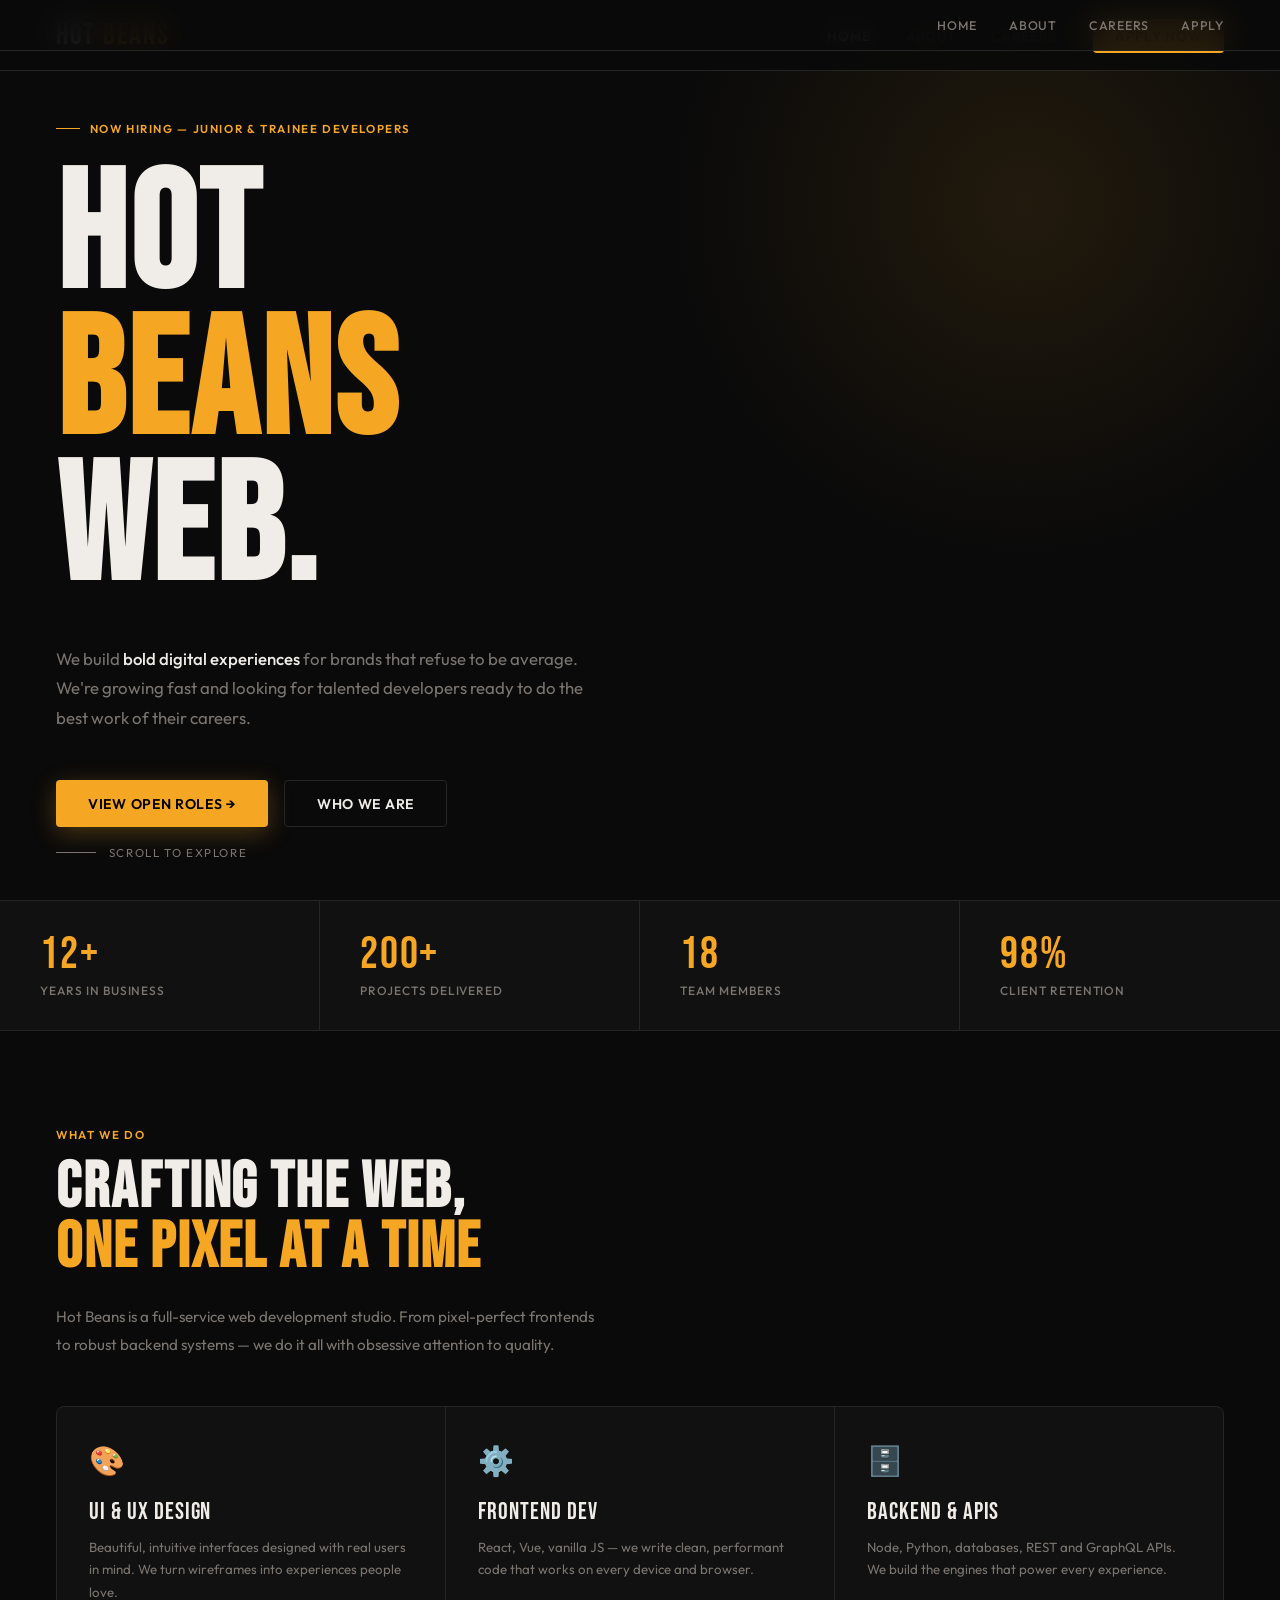
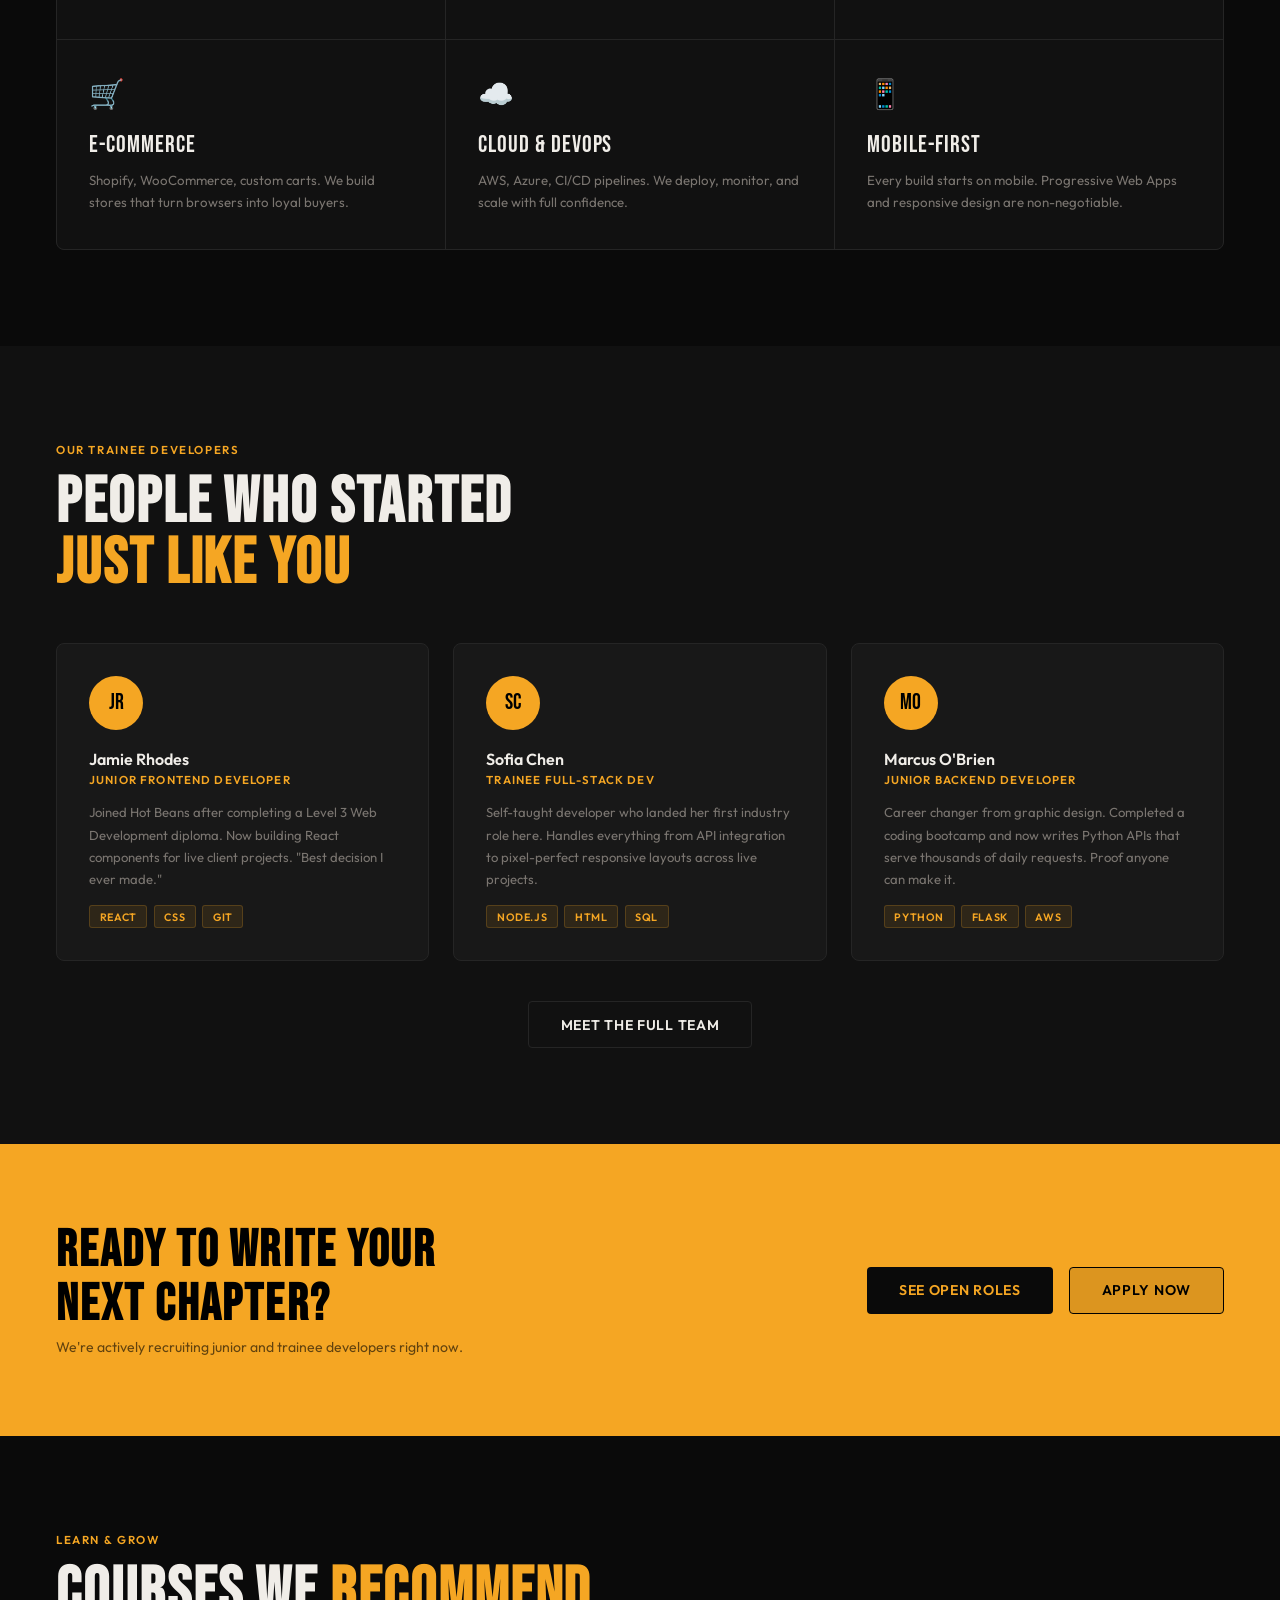
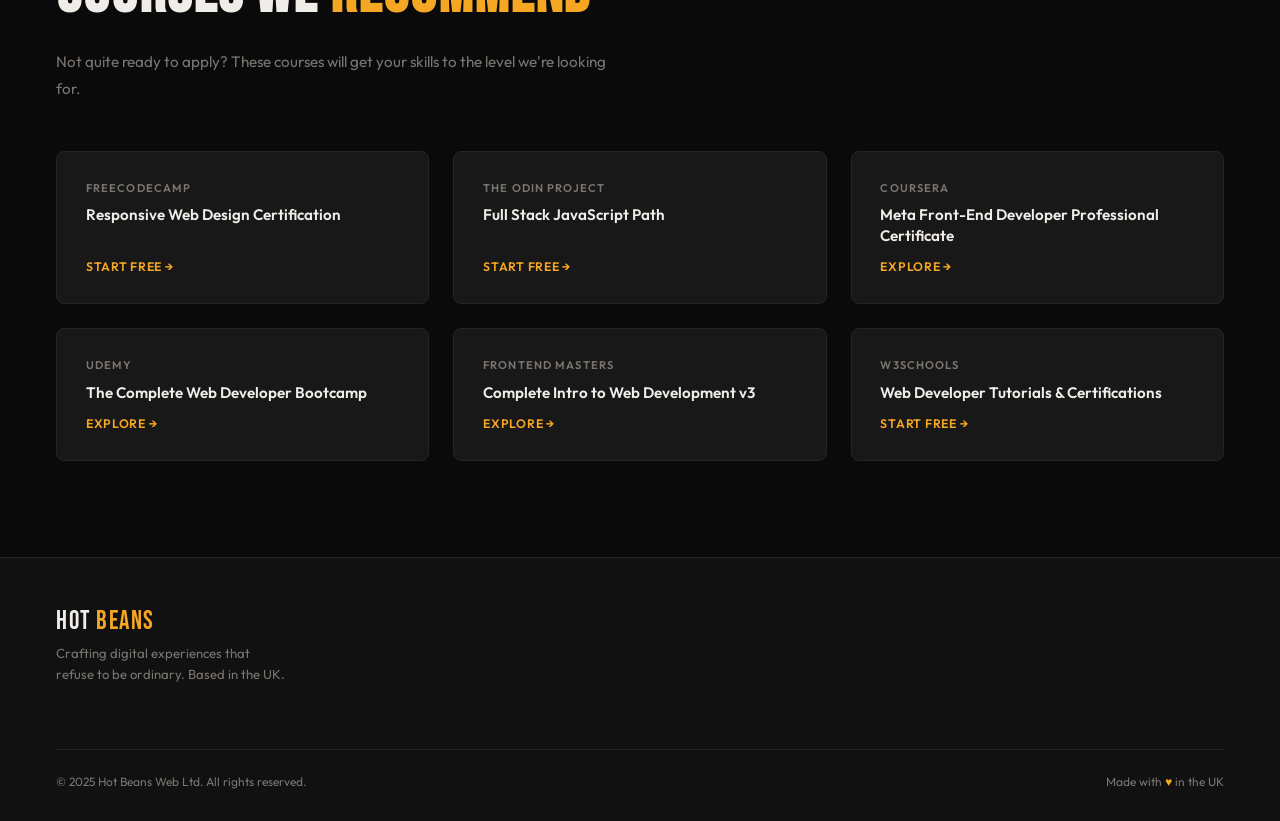
<file: index.html>
<!DOCTYPE html>
<html lang="en">
<head>
<meta charset="UTF-8"/>
<meta name="viewport" content="width=device-width,initial-scale=1.0"/>
<title>Hot Beans — Web Development Studio</title>
<link rel="preconnect" href="https://fonts.googleapis.com">
<link href="https://fonts.googleapis.com/css2?family=Bebas+Neue&family=Outfit:wght@300;400;500;600&display=swap" rel="stylesheet">
<style>
*,*::before,*::after{box-sizing:border-box;margin:0;padding:0}
:root{
  --bg:#0A0A0A;
  --surface:#111111;
  --card:#181818;
  --amber:#F5A623;
  --amber-dim:#C4841A;
  --text:#F0EDE8;
  --muted:#7A7570;
  --border:#252525;
}
html{scroll-behavior:smooth}
body{font-family:'Outfit',sans-serif;background:var(--bg);color:var(--text);overflow-x:hidden}

nav{
  position:fixed;top:0;left:0;right:0;z-index:200;
  display:flex;align-items:center;justify-content:space-between;
  padding:1.1rem 3.5rem;
  background:rgba(10,10,10,0.88);
  backdrop-filter:blur(16px);
  border-bottom:1px solid var(--border);
}
.logo{font-family:'Bebas Neue',sans-serif;font-size:1.8rem;letter-spacing:0.06em;color:var(--text);text-decoration:none}
.logo span{color:var(--amber)}
.nav-links{display:flex;gap:2.2rem;list-style:none;align-items:center}
.nav-links a{font-size:.85rem;font-weight:500;letter-spacing:.06em;text-transform:uppercase;color:var(--muted);text-decoration:none;transition:color .2s}
.nav-links a:hover,.nav-links a.active{color:var(--text)}
.nav-cta{background:var(--amber) !important;color:#000 !important;padding:.5rem 1.4rem !important;border-radius:4px;font-weight:600 !important}
.nav-cta:hover{background:var(--amber-dim) !important;color:#000 !important}
.ham{display:none;flex-direction:column;gap:5px;background:none;border:none;cursor:pointer;padding:4px}
.ham span{display:block;width:24px;height:2px;background:var(--text);transition:.3s}
.mob{display:none;position:fixed;top:65px;left:0;right:0;background:var(--surface);border-bottom:1px solid var(--border);padding:1.5rem 2rem;flex-direction:column;gap:1.2rem;z-index:199}
.mob.open{display:flex}
.mob a{font-size:.95rem;font-weight:500;text-transform:uppercase;letter-spacing:.06em;color:var(--muted);text-decoration:none;padding:.5rem 0;border-bottom:1px solid var(--border)}
.mob a:hover{color:var(--text)}

.hero{
  min-height:100vh;display:flex;flex-direction:column;justify-content:center;
  padding:7rem 3.5rem 4rem;position:relative;overflow:hidden;
}
.hero-glow{
  position:absolute;top:-20%;right:-10%;width:60vw;height:60vw;border-radius:50%;
  background:radial-gradient(circle,rgba(245,166,35,0.1) 0%,transparent 65%);
  pointer-events:none;
}
.hero-tag{
  display:inline-flex;align-items:center;gap:.6rem;
  font-size:.72rem;font-weight:600;letter-spacing:.14em;text-transform:uppercase;
  color:var(--amber);margin-bottom:1.8rem;
  opacity:0;animation:fadeUp .8s .2s forwards;
}
.hero-tag::before{content:'';width:24px;height:1.5px;background:var(--amber)}
.hero h1{
  font-family:'Bebas Neue',sans-serif;
  font-size:clamp(5rem,13vw,12rem);
  line-height:.88;letter-spacing:0.02em;margin-bottom:2.5rem;
  opacity:0;animation:fadeUp .9s .35s forwards;
}
.hero h1 .amber{color:var(--amber)}
.hero-sub{
  max-width:560px;font-size:1.05rem;line-height:1.75;color:var(--muted);margin-bottom:3rem;
  opacity:0;animation:fadeUp .9s .5s forwards;
}
.hero-sub strong{color:var(--text);font-weight:500}
.hero-btns{display:flex;gap:1rem;flex-wrap:wrap;opacity:0;animation:fadeUp .9s .65s forwards}
.btn{display:inline-flex;align-items:center;gap:.4rem;padding:.85rem 2rem;border-radius:4px;font-size:.88rem;font-weight:600;letter-spacing:.05em;text-transform:uppercase;text-decoration:none;transition:all .2s;border:none;cursor:pointer}
.btn-amber{background:var(--amber);color:#000;box-shadow:0 6px 24px rgba(245,166,35,.28)}
.btn-amber:hover{background:var(--amber-dim);transform:translateY(-2px)}
.btn-ghost{background:transparent;color:var(--text);border:1px solid var(--border)}
.btn-ghost:hover{border-color:var(--amber);color:var(--amber)}
.hero-scroll{
  position:absolute;bottom:2.5rem;left:3.5rem;
  font-size:.72rem;letter-spacing:.14em;text-transform:uppercase;color:var(--muted);
  display:flex;align-items:center;gap:.8rem;
  opacity:0;animation:fadeUp .9s .9s forwards;
}
.hero-scroll::before{content:'';width:40px;height:1px;background:var(--muted)}

.stats-bar{
  background:var(--surface);border-top:1px solid var(--border);border-bottom:1px solid var(--border);
  display:grid;grid-template-columns:repeat(4,1fr);
}
.stat{padding:2rem 2.5rem;border-right:1px solid var(--border);transition:background .25s}
.stat:last-child{border-right:none}
.stat:hover{background:var(--card)}
.stat-n{font-family:'Bebas Neue',sans-serif;font-size:2.8rem;letter-spacing:.04em;color:var(--amber);line-height:1;margin-bottom:.3rem}
.stat-l{font-size:.75rem;font-weight:500;letter-spacing:.08em;text-transform:uppercase;color:var(--muted)}

.section{padding:6rem 3.5rem}
.eyebrow{font-size:.72rem;font-weight:600;letter-spacing:.14em;text-transform:uppercase;color:var(--amber);margin-bottom:1rem}
.sec-title{font-family:'Bebas Neue',sans-serif;font-size:clamp(2.5rem,5vw,4.5rem);line-height:.95;letter-spacing:.03em;margin-bottom:1.5rem}
.sec-title .accent{color:var(--amber)}
.sec-body{font-size:.95rem;line-height:1.8;color:var(--muted);max-width:550px;margin-bottom:3rem}

.grid3{display:grid;grid-template-columns:repeat(3,1fr);gap:1px;background:var(--border);border:1px solid var(--border);border-radius:8px;overflow:hidden}
.svc{background:var(--surface);padding:2.2rem 2rem;transition:background .25s}
.svc:hover{background:var(--card)}
.svc-ico{font-size:1.8rem;margin-bottom:1.2rem}
.svc-t{font-family:'Bebas Neue',sans-serif;font-size:1.5rem;letter-spacing:.04em;margin-bottom:.6rem}
.svc-d{font-size:.83rem;line-height:1.7;color:var(--muted)}

.profiles-sec{padding:6rem 3.5rem;background:var(--surface)}
.pgrid{display:grid;grid-template-columns:repeat(3,1fr);gap:1.5rem;margin-top:3rem}
.pcard{background:var(--card);border:1px solid var(--border);border-radius:8px;padding:2rem;transition:border-color .25s,transform .25s}
.pcard:hover{border-color:var(--amber);transform:translateY(-4px)}
.avatar{width:54px;height:54px;border-radius:50%;background:var(--amber);display:flex;align-items:center;justify-content:center;font-family:'Bebas Neue',sans-serif;font-size:1.4rem;color:#000;margin-bottom:1.2rem}
.pname{font-weight:600;font-size:1rem;margin-bottom:.2rem}
.prole{font-size:.72rem;font-weight:600;letter-spacing:.1em;text-transform:uppercase;color:var(--amber);margin-bottom:.9rem}
.pbio{font-size:.82rem;line-height:1.7;color:var(--muted)}
.ptags{display:flex;flex-wrap:wrap;gap:.4rem;margin-top:.9rem}
.tag{font-size:.67rem;font-weight:600;letter-spacing:.06em;text-transform:uppercase;padding:.22rem .6rem;border-radius:3px;background:rgba(245,166,35,.1);color:var(--amber);border:1px solid rgba(245,166,35,.2)}

.cta-strip{padding:5rem 3.5rem;background:var(--amber);display:flex;align-items:center;justify-content:space-between;gap:2rem;flex-wrap:wrap}
.cta-strip h2{font-family:'Bebas Neue',sans-serif;font-size:clamp(2rem,4vw,3.5rem);letter-spacing:.04em;color:#000;line-height:1.05}
.cta-strip p{font-size:.88rem;color:rgba(0,0,0,.6);margin-top:.4rem}
.btn-dark{background:#0A0A0A;color:var(--amber)}
.btn-dark:hover{background:#1a1a1a;transform:translateY(-2px)}

.courses-sec{padding:6rem 3.5rem}
.cgrid{display:grid;grid-template-columns:repeat(3,1fr);gap:1.5rem;margin-top:3rem}
.cc{background:var(--card);border:1px solid var(--border);border-radius:8px;padding:1.8rem;display:flex;flex-direction:column;transition:border-color .25s}
.cc:hover{border-color:var(--amber)}
.cprov{font-size:.7rem;font-weight:600;letter-spacing:.1em;text-transform:uppercase;color:var(--muted);margin-bottom:.6rem}
.cname{font-weight:600;font-size:.95rem;line-height:1.4;margin-bottom:.8rem;flex:1}
.clink{display:inline-flex;align-items:center;gap:.4rem;font-size:.77rem;font-weight:600;letter-spacing:.06em;text-transform:uppercase;color:var(--amber);text-decoration:none;transition:gap .2s;margin-top:auto}
.clink:hover{gap:.7rem}

footer{background:var(--surface);border-top:1px solid var(--border);padding:3rem 3.5rem 2rem;display:grid;grid-template-columns:1fr 1fr;gap:3rem;align-items:start}
.ft{font-family:'Bebas Neue',sans-serif;font-size:1.6rem;letter-spacing:.06em;color:var(--text);text-decoration:none}
.ft span{color:var(--amber)}
.ft-tag{font-size:.82rem;color:var(--muted);margin-top:.4rem;line-height:1.6}
.fnav{display:flex;gap:2rem;flex-wrap:wrap;justify-content:flex-end}
.fnav a{font-size:.78rem;font-weight:500;letter-spacing:.06em;text-transform:uppercase;color:var(--muted);text-decoration:none;transition:color .2s}
.fnav a:hover{color:var(--text)}
.fbot{grid-column:1/-1;border-top:1px solid var(--border);padding-top:1.5rem;margin-top:1rem;display:flex;justify-content:space-between;align-items:center;flex-wrap:wrap;gap:1rem;font-size:.75rem;color:var(--muted)}
.fbot .amber{color:var(--amber)}

@keyframes fadeUp{from{opacity:0;transform:translateY(28px)}to{opacity:1;transform:translateY(0)}}
.reveal{opacity:0;transform:translateY(24px);transition:opacity .7s,transform .7s}
.reveal.visible{opacity:1;transform:translateY(0)}

@media(max-width:900px){
  nav{padding:1rem 1.5rem}
  .nav-links{display:none}
  .ham{display:flex}
  .hero{padding:6rem 1.5rem 3rem}
  .hero-scroll{display:none}
  .stats-bar{grid-template-columns:repeat(2,1fr)}
  .stat:nth-child(2){border-right:none}
  .grid3,.pgrid,.cgrid{grid-template-columns:1fr}
  .section,.profiles-sec,.courses-sec{padding:4rem 1.5rem}
  .cta-strip{padding:3rem 1.5rem}
  footer{grid-template-columns:1fr}
  .fnav{justify-content:flex-start}
}
</style>
</head>
<body>
<nav>
  <a href="index.html" class="logo">Hot <span>Beans</span></a>
  <ul class="nav-links">
    <li><a href="index.html" class="active">Home</a></li>
    <li><a href="about.html">About</a></li>
    <li><a href="careers.html">Careers</a></li>
    <li><a href="apply.html" class="nav-cta">Apply Now</a></li>
  </ul>
  <button class="ham" onclick="toggleMenu()" aria-label="Menu">
    <span></span><span></span><span></span>
  </button>
</nav>
<div class="mob" id="mob">
  <a href="index.html">Home</a>
  <a href="about.html">About</a>
  <a href="careers.html">Careers</a>
  <a href="apply.html">Apply Now</a>
</div>

<section class="hero">
  <div class="hero-glow"></div>
  <div class="hero-tag">Now Hiring — Junior &amp; Trainee Developers</div>
  <h1>HOT<br><span class="amber">BEANS</span><br>WEB.</h1>
  <p class="hero-sub">We build <strong>bold digital experiences</strong> for brands that refuse to be average. We're growing fast and looking for talented developers ready to do the best work of their careers.</p>
  <div class="hero-btns">
    <a href="careers.html" class="btn btn-amber">View Open Roles →</a>
    <a href="about.html" class="btn btn-ghost">Who We Are</a>
  </div>
  <div class="hero-scroll">Scroll to explore</div>
</section>

<div class="stats-bar">
  <div class="stat reveal"><div class="stat-n">12+</div><div class="stat-l">Years in Business</div></div>
  <div class="stat reveal"><div class="stat-n">200+</div><div class="stat-l">Projects Delivered</div></div>
  <div class="stat reveal"><div class="stat-n">18</div><div class="stat-l">Team Members</div></div>
  <div class="stat reveal"><div class="stat-n">98%</div><div class="stat-l">Client Retention</div></div>
</div>

<section class="section">
  <div class="eyebrow">What We Do</div>
  <h2 class="sec-title">CRAFTING THE WEB,<br><span class="accent">ONE PIXEL AT A TIME</span></h2>
  <p class="sec-body">Hot Beans is a full-service web development studio. From pixel-perfect frontends to robust backend systems — we do it all with obsessive attention to quality.</p>
  <div class="grid3 reveal">
    <div class="svc"><div class="svc-ico">🎨</div><div class="svc-t">UI &amp; UX Design</div><p class="svc-d">Beautiful, intuitive interfaces designed with real users in mind. We turn wireframes into experiences people love.</p></div>
    <div class="svc"><div class="svc-ico">⚙️</div><div class="svc-t">Frontend Dev</div><p class="svc-d">React, Vue, vanilla JS — we write clean, performant code that works on every device and browser.</p></div>
    <div class="svc"><div class="svc-ico">🗄️</div><div class="svc-t">Backend &amp; APIs</div><p class="svc-d">Node, Python, databases, REST and GraphQL APIs. We build the engines that power every experience.</p></div>
    <div class="svc"><div class="svc-ico">🛒</div><div class="svc-t">E-Commerce</div><p class="svc-d">Shopify, WooCommerce, custom carts. We build stores that turn browsers into loyal buyers.</p></div>
    <div class="svc"><div class="svc-ico">☁️</div><div class="svc-t">Cloud &amp; DevOps</div><p class="svc-d">AWS, Azure, CI/CD pipelines. We deploy, monitor, and scale with full confidence.</p></div>
    <div class="svc"><div class="svc-ico">📱</div><div class="svc-t">Mobile-First</div><p class="svc-d">Every build starts on mobile. Progressive Web Apps and responsive design are non-negotiable.</p></div>
  </div>
</section>

<section class="profiles-sec">
  <div class="eyebrow">Our Trainee Developers</div>
  <h2 class="sec-title">PEOPLE WHO STARTED<br><span class="accent">JUST LIKE YOU</span></h2>
  <div class="pgrid">
    <div class="pcard reveal">
      <div class="avatar">JR</div>
      <div class="pname">Jamie Rhodes</div>
      <div class="prole">Junior Frontend Developer</div>
      <p class="pbio">Joined Hot Beans after completing a Level 3 Web Development diploma. Now building React components for live client projects. "Best decision I ever made."</p>
      <div class="ptags"><span class="tag">React</span><span class="tag">CSS</span><span class="tag">Git</span></div>
    </div>
    <div class="pcard reveal">
      <div class="avatar">SC</div>
      <div class="pname">Sofia Chen</div>
      <div class="prole">Trainee Full-Stack Dev</div>
      <p class="pbio">Self-taught developer who landed her first industry role here. Handles everything from API integration to pixel-perfect responsive layouts across live projects.</p>
      <div class="ptags"><span class="tag">Node.js</span><span class="tag">HTML</span><span class="tag">SQL</span></div>
    </div>
    <div class="pcard reveal">
      <div class="avatar">MO</div>
      <div class="pname">Marcus O'Brien</div>
      <div class="prole">Junior Backend Developer</div>
      <p class="pbio">Career changer from graphic design. Completed a coding bootcamp and now writes Python APIs that serve thousands of daily requests. Proof anyone can make it.</p>
      <div class="ptags"><span class="tag">Python</span><span class="tag">Flask</span><span class="tag">AWS</span></div>
    </div>
  </div>
  <div style="margin-top:2.5rem;text-align:center"><a href="about.html" class="btn btn-ghost">Meet the Full Team</a></div>
</section>

<div class="cta-strip">
  <div>
    <h2>READY TO WRITE YOUR<br>NEXT CHAPTER?</h2>
    <p>We're actively recruiting junior and trainee developers right now.</p>
  </div>
  <div style="display:flex;gap:1rem;flex-wrap:wrap">
    <a href="careers.html" class="btn btn-dark">See Open Roles</a>
    <a href="apply.html" class="btn btn-ghost" style="border-color:#000;color:#000;background:rgba(0,0,0,.1)">Apply Now</a>
  </div>
</div>

<section class="courses-sec">
  <div class="eyebrow">Learn &amp; Grow</div>
  <h2 class="sec-title">COURSES WE <span class="accent">RECOMMEND</span></h2>
  <p class="sec-body" style="color:var(--muted)">Not quite ready to apply? These courses will get your skills to the level we're looking for.</p>
  <div class="cgrid">
    <div class="cc reveal"><div class="cprov">freeCodeCamp</div><div class="cname">Responsive Web Design Certification</div><a href="https://www.freecodecamp.org/learn/2022/responsive-web-design/" target="_blank" class="clink">Start Free →</a></div>
    <div class="cc reveal"><div class="cprov">The Odin Project</div><div class="cname">Full Stack JavaScript Path</div><a href="https://www.theodinproject.com/paths/full-stack-javascript" target="_blank" class="clink">Start Free →</a></div>
    <div class="cc reveal"><div class="cprov">Coursera</div><div class="cname">Meta Front-End Developer Professional Certificate</div><a href="https://www.coursera.org/professional-certificates/meta-front-end-developer" target="_blank" class="clink">Explore →</a></div>
    <div class="cc reveal"><div class="cprov">Udemy</div><div class="cname">The Complete Web Developer Bootcamp</div><a href="https://www.udemy.com/course/the-complete-web-development-bootcamp/" target="_blank" class="clink">Explore →</a></div>
    <div class="cc reveal"><div class="cprov">Frontend Masters</div><div class="cname">Complete Intro to Web Development v3</div><a href="https://frontendmasters.com/courses/web-development-v3/" target="_blank" class="clink">Explore →</a></div>
    <div class="cc reveal"><div class="cprov">W3Schools</div><div class="cname">Web Developer Tutorials &amp; Certifications</div><a href="https://www.w3schools.com/" target="_blank" class="clink">Start Free →</a></div>
  </div>
</section>

<footer>
  <div><a href="index.html" class="ft">Hot <span>Beans</span></a><p class="ft-tag">Crafting digital experiences that<br>refuse to be ordinary. Based in the UK.</p></div>
  <nav class="fnav">
    <a href="index.html">Home</a>
    <a href="about.html">About</a>
    <a href="careers.html">Careers</a>
    <a href="apply.html">Apply</a>
  </nav>
  <div class="fbot">
    <span>© 2025 Hot Beans Web Ltd. All rights reserved.</span>
    <span>Made with <span class="amber">♥</span> in the UK</span>
  </div>
</footer>
<script>
function toggleMenu(){document.getElementById('mob').classList.toggle('open')}
const obs=new IntersectionObserver(e=>{e.forEach(el=>{if(el.isIntersecting){el.target.classList.add('visible');obs.unobserve(el.target)}})},{threshold:.12});
document.querySelectorAll('.reveal').forEach(r=>obs.observe(r));
</script>
</body>
</html>
</file>
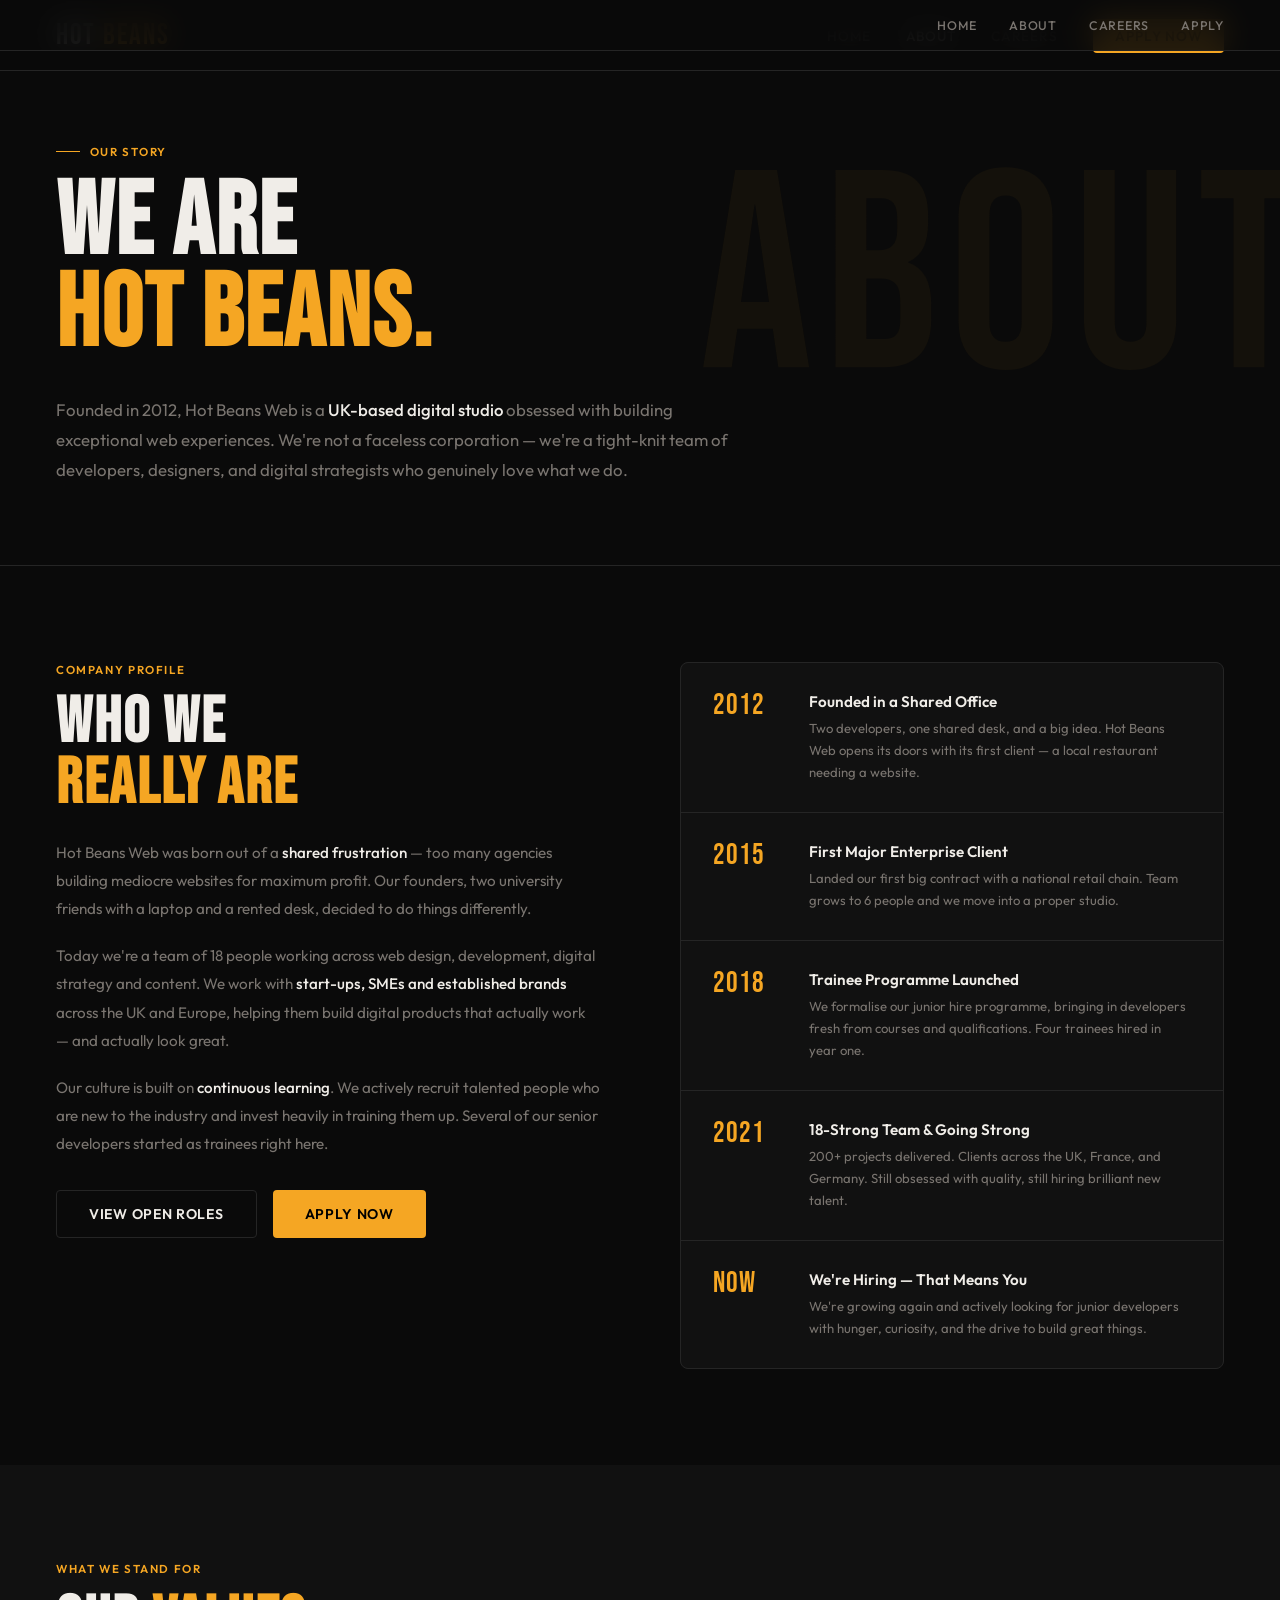
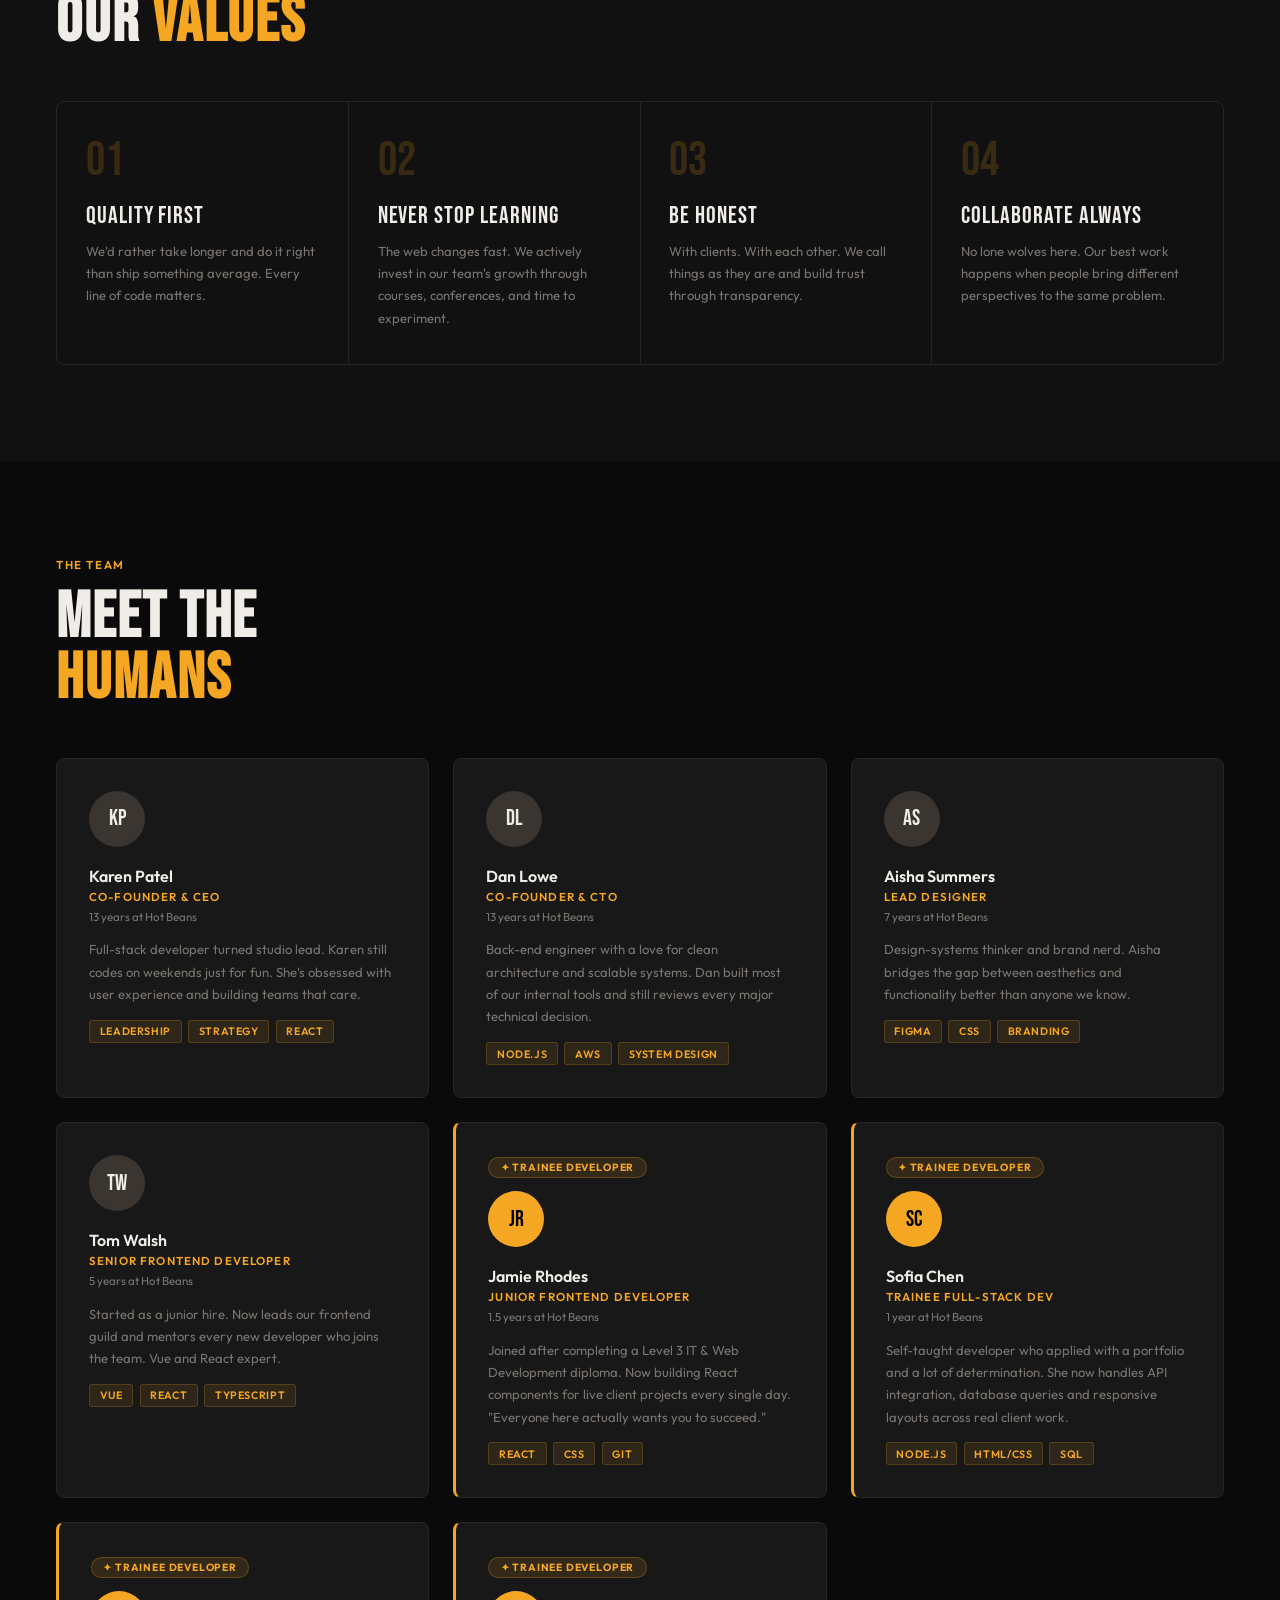
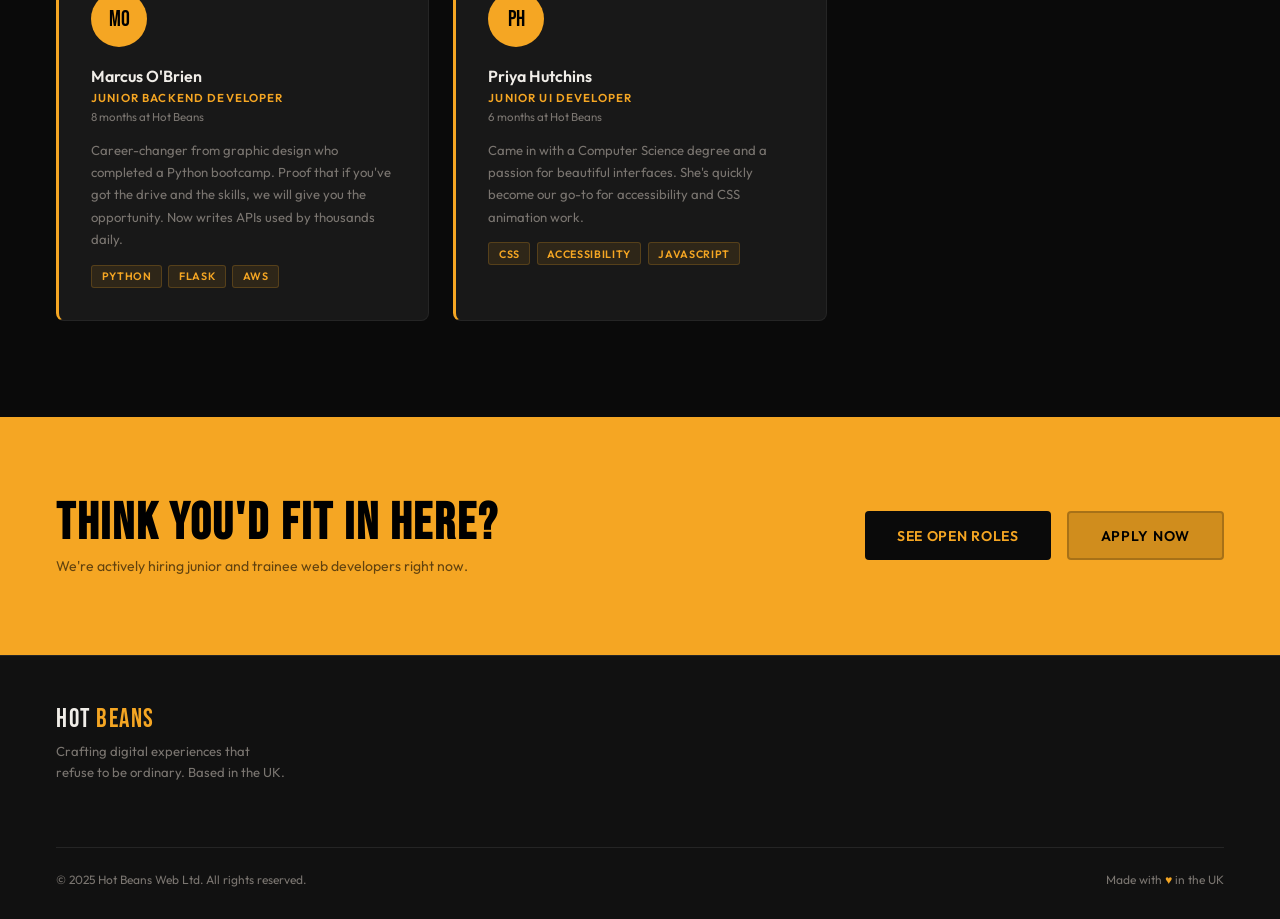
<file: about.html>
<!DOCTYPE html>
<html lang="en">
<head>
<meta charset="UTF-8"/>
<meta name="viewport" content="width=device-width,initial-scale=1.0"/>
<title>About Us — Hot Beans Web</title>
<link rel="preconnect" href="https://fonts.googleapis.com">
<link href="https://fonts.googleapis.com/css2?family=Bebas+Neue&family=Outfit:wght@300;400;500;600&display=swap" rel="stylesheet">
<style>
*,*::before,*::after{box-sizing:border-box;margin:0;padding:0}
:root{--bg:#0A0A0A;--surface:#111111;--card:#181818;--amber:#F5A623;--amber-dim:#C4841A;--text:#F0EDE8;--muted:#7A7570;--border:#252525}
html{scroll-behavior:smooth}
body{font-family:'Outfit',sans-serif;background:var(--bg);color:var(--text);overflow-x:hidden}

nav{position:fixed;top:0;left:0;right:0;z-index:200;display:flex;align-items:center;justify-content:space-between;padding:1.1rem 3.5rem;background:rgba(10,10,10,0.88);backdrop-filter:blur(16px);border-bottom:1px solid var(--border)}
.logo{font-family:'Bebas Neue',sans-serif;font-size:1.8rem;letter-spacing:.06em;color:var(--text);text-decoration:none}
.logo span{color:var(--amber)}
.nav-links{display:flex;gap:2.2rem;list-style:none;align-items:center}
.nav-links a{font-size:.85rem;font-weight:500;letter-spacing:.06em;text-transform:uppercase;color:var(--muted);text-decoration:none;transition:color .2s}
.nav-links a:hover,.nav-links a.active{color:var(--text)}
.nav-cta{background:var(--amber) !important;color:#000 !important;padding:.5rem 1.4rem !important;border-radius:4px;font-weight:600 !important}
.nav-cta:hover{background:var(--amber-dim) !important;color:#000 !important}
.ham{display:none;flex-direction:column;gap:5px;background:none;border:none;cursor:pointer;padding:4px}
.ham span{display:block;width:24px;height:2px;background:var(--text)}
.mob{display:none;position:fixed;top:65px;left:0;right:0;background:var(--surface);border-bottom:1px solid var(--border);padding:1.5rem 2rem;flex-direction:column;gap:1.2rem;z-index:199}
.mob.open{display:flex}
.mob a{font-size:.95rem;font-weight:500;text-transform:uppercase;letter-spacing:.06em;color:var(--muted);text-decoration:none;padding:.5rem 0;border-bottom:1px solid var(--border)}
.mob a:hover{color:var(--text)}

.page-hero{
  padding:9rem 3.5rem 5rem;
  position:relative;overflow:hidden;
  border-bottom:1px solid var(--border);
}
.page-hero::before{
  content:'ABOUT';
  position:absolute;right:-2rem;top:50%;transform:translateY(-50%);
  font-family:'Bebas Neue',sans-serif;font-size:22vw;letter-spacing:.04em;
  color:rgba(245,166,35,.04);line-height:1;pointer-events:none;user-select:none;
}
.ph-tag{font-size:.72rem;font-weight:600;letter-spacing:.14em;text-transform:uppercase;color:var(--amber);margin-bottom:1.2rem;display:flex;align-items:center;gap:.6rem}
.ph-tag::before{content:'';width:24px;height:1.5px;background:var(--amber)}
.page-hero h1{font-family:'Bebas Neue',sans-serif;font-size:clamp(3.5rem,8vw,8rem);line-height:.9;letter-spacing:.02em;margin-bottom:2rem}
.page-hero h1 .accent{color:var(--amber)}
.ph-intro{max-width:680px;font-size:1.05rem;line-height:1.8;color:var(--muted)}
.ph-intro strong{color:var(--text);font-weight:500}

/* STORY */
.story-section{
  padding:6rem 3.5rem;
  display:grid;grid-template-columns:1fr 1fr;gap:5rem;align-items:start;
}
.eyebrow{font-size:.72rem;font-weight:600;letter-spacing:.14em;text-transform:uppercase;color:var(--amber);margin-bottom:1rem}
.sec-title{font-family:'Bebas Neue',sans-serif;font-size:clamp(2.5rem,5vw,4rem);line-height:.95;letter-spacing:.03em;margin-bottom:1.5rem}
.sec-title .accent{color:var(--amber)}
.body-text{font-size:.95rem;line-height:1.85;color:var(--muted);margin-bottom:1.2rem}
.body-text strong{color:var(--text);font-weight:500}

.story-cards{display:flex;flex-direction:column;gap:1px;background:var(--border);border:1px solid var(--border);border-radius:8px;overflow:hidden}
.sc{background:var(--surface);padding:1.8rem 2rem;display:flex;gap:1.5rem;align-items:flex-start;transition:background .25s}
.sc:hover{background:var(--card)}
.sc-year{font-family:'Bebas Neue',sans-serif;font-size:1.8rem;letter-spacing:.04em;color:var(--amber);line-height:1;flex-shrink:0;width:72px}
.sc-body{}
.sc-title{font-weight:600;font-size:.95rem;margin-bottom:.35rem}
.sc-desc{font-size:.82rem;line-height:1.7;color:var(--muted)}

/* VALUES */
.values-section{padding:6rem 3.5rem;background:var(--surface)}
.vgrid{display:grid;grid-template-columns:repeat(4,1fr);gap:1px;background:var(--border);border:1px solid var(--border);border-radius:8px;overflow:hidden;margin-top:3rem}
.vc{background:var(--surface);padding:2.2rem 1.8rem;transition:background .25s}
.vc:hover{background:var(--card)}
.vc-num{font-family:'Bebas Neue',sans-serif;font-size:3rem;color:rgba(245,166,35,.18);line-height:1;margin-bottom:1rem}
.vc-title{font-family:'Bebas Neue',sans-serif;font-size:1.5rem;letter-spacing:.04em;margin-bottom:.6rem}
.vc-desc{font-size:.82rem;line-height:1.7;color:var(--muted)}

/* TEAM */
.team-section{padding:6rem 3.5rem}
.team-grid{display:grid;grid-template-columns:repeat(3,1fr);gap:1.5rem;margin-top:3rem}
.tcard{background:var(--card);border:1px solid var(--border);border-radius:8px;padding:2rem;transition:border-color .25s,transform .25s}
.tcard:hover{border-color:var(--amber);transform:translateY(-4px)}
.tcard.trainee{border-left:3px solid var(--amber)}
.avatar{display:flex;align-items:center;justify-content:center;width:56px;height:56px;border-radius:50%;font-family:'Bebas Neue',sans-serif;font-size:1.4rem;color:#000;margin-bottom:1.2rem}
.av-amber{background:var(--amber)}
.av-muted{background:#3A3530;color:var(--text)}
.tname{font-weight:600;font-size:1rem;margin-bottom:.2rem}
.trole{font-size:.72rem;font-weight:600;letter-spacing:.1em;text-transform:uppercase;color:var(--amber);margin-bottom:.3rem}
.tyears{font-size:.72rem;color:var(--muted);margin-bottom:.9rem}
.tbio{font-size:.82rem;line-height:1.7;color:var(--muted)}
.ptags{display:flex;flex-wrap:wrap;gap:.4rem;margin-top:.9rem}
.tag{font-size:.67rem;font-weight:600;letter-spacing:.06em;text-transform:uppercase;padding:.22rem .6rem;border-radius:3px;background:rgba(245,166,35,.1);color:var(--amber);border:1px solid rgba(245,166,35,.2)}
.trainee-badge{display:inline-block;font-size:.65rem;font-weight:700;letter-spacing:.08em;text-transform:uppercase;padding:.2rem .7rem;background:rgba(245,166,35,.12);color:var(--amber);border:1px solid rgba(245,166,35,.25);border-radius:50px;margin-bottom:.8rem}

/* CTA */
.cta-strip{padding:5rem 3.5rem;background:var(--amber);display:flex;align-items:center;justify-content:space-between;gap:2rem;flex-wrap:wrap}
.cta-strip h2{font-family:'Bebas Neue',sans-serif;font-size:clamp(2rem,4vw,3.5rem);letter-spacing:.04em;color:#000;line-height:1.05}
.cta-strip p{font-size:.88rem;color:rgba(0,0,0,.6);margin-top:.4rem}
.btn{display:inline-flex;align-items:center;gap:.4rem;padding:.85rem 2rem;border-radius:4px;font-size:.88rem;font-weight:600;letter-spacing:.05em;text-transform:uppercase;text-decoration:none;transition:all .2s;border:none;cursor:pointer}
.btn-dark{background:#0A0A0A;color:var(--amber)}
.btn-dark:hover{background:#1a1a1a;transform:translateY(-2px)}
.btn-ghost{background:transparent;color:var(--text);border:1px solid var(--border)}
.btn-ghost:hover{border-color:var(--amber);color:var(--amber)}

footer{background:var(--surface);border-top:1px solid var(--border);padding:3rem 3.5rem 2rem;display:grid;grid-template-columns:1fr 1fr;gap:3rem;align-items:start}
.ft{font-family:'Bebas Neue',sans-serif;font-size:1.6rem;letter-spacing:.06em;color:var(--text);text-decoration:none}
.ft span{color:var(--amber)}
.ft-tag{font-size:.82rem;color:var(--muted);margin-top:.4rem;line-height:1.6}
.fnav{display:flex;gap:2rem;flex-wrap:wrap;justify-content:flex-end}
.fnav a{font-size:.78rem;font-weight:500;letter-spacing:.06em;text-transform:uppercase;color:var(--muted);text-decoration:none;transition:color .2s}
.fnav a:hover{color:var(--text)}
.fbot{grid-column:1/-1;border-top:1px solid var(--border);padding-top:1.5rem;margin-top:1rem;display:flex;justify-content:space-between;align-items:center;flex-wrap:wrap;gap:1rem;font-size:.75rem;color:var(--muted)}
.fbot .amber{color:var(--amber)}

.reveal{opacity:0;transform:translateY(24px);transition:opacity .7s,transform .7s}
.reveal.visible{opacity:1;transform:translateY(0)}

@media(max-width:900px){
  nav{padding:1rem 1.5rem}
  .nav-links{display:none}
  .ham{display:flex}
  .page-hero{padding:7rem 1.5rem 3rem}
  .page-hero::before{display:none}
  .story-section{grid-template-columns:1fr;gap:3rem;padding:4rem 1.5rem}
  .vgrid{grid-template-columns:repeat(2,1fr)}
  .values-section{padding:4rem 1.5rem}
  .team-section{padding:4rem 1.5rem}
  .team-grid{grid-template-columns:1fr}
  .cta-strip{padding:3rem 1.5rem}
  footer{grid-template-columns:1fr}
  .fnav{justify-content:flex-start}
}
</style>
</head>
<body>
<nav>
  <a href="index.html" class="logo">Hot <span>Beans</span></a>
  <ul class="nav-links">
    <li><a href="index.html">Home</a></li>
    <li><a href="about.html" class="active">About</a></li>
    <li><a href="careers.html">Careers</a></li>
    <li><a href="apply.html" class="nav-cta">Apply Now</a></li>
  </ul>
  <button class="ham" onclick="toggleMenu()" aria-label="Menu">
    <span></span><span></span><span></span>
  </button>
</nav>
<div class="mob" id="mob">
  <a href="index.html">Home</a>
  <a href="about.html">About</a>
  <a href="careers.html">Careers</a>
  <a href="apply.html">Apply Now</a>
</div>

<!-- PAGE HERO -->
<section class="page-hero">
  <div class="ph-tag">Our Story</div>
  <h1>WE ARE<br><span class="accent">HOT BEANS.</span></h1>
  <p class="ph-intro">Founded in 2012, Hot Beans Web is a <strong>UK-based digital studio</strong> obsessed with building exceptional web experiences. We're not a faceless corporation — we're a tight-knit team of developers, designers, and digital strategists who genuinely love what we do.</p>
</section>

<!-- COMPANY STORY -->
<section class="story-section">
  <div>
    <div class="eyebrow">Company Profile</div>
    <h2 class="sec-title">WHO WE<br><span class="accent">REALLY ARE</span></h2>
    <p class="body-text">Hot Beans Web was born out of a <strong>shared frustration</strong> — too many agencies building mediocre websites for maximum profit. Our founders, two university friends with a laptop and a rented desk, decided to do things differently.</p>
    <p class="body-text">Today we're a team of 18 people working across web design, development, digital strategy and content. We work with <strong>start-ups, SMEs and established brands</strong> across the UK and Europe, helping them build digital products that actually work — and actually look great.</p>
    <p class="body-text">Our culture is built on <strong>continuous learning</strong>. We actively recruit talented people who are new to the industry and invest heavily in training them up. Several of our senior developers started as trainees right here.</p>
    <div style="margin-top:2rem;display:flex;gap:1rem;flex-wrap:wrap">
      <a href="careers.html" class="btn btn-ghost" style="display:inline-flex">View Open Roles</a>
      <a href="apply.html" class="btn" style="background:var(--amber);color:#000;display:inline-flex">Apply Now</a>
    </div>
  </div>
  <div class="reveal">
    <div class="story-cards">
      <div class="sc"><div class="sc-year">2012</div><div class="sc-body"><div class="sc-title">Founded in a Shared Office</div><p class="sc-desc">Two developers, one shared desk, and a big idea. Hot Beans Web opens its doors with its first client — a local restaurant needing a website.</p></div></div>
      <div class="sc"><div class="sc-year">2015</div><div class="sc-body"><div class="sc-title">First Major Enterprise Client</div><p class="sc-desc">Landed our first big contract with a national retail chain. Team grows to 6 people and we move into a proper studio.</p></div></div>
      <div class="sc"><div class="sc-year">2018</div><div class="sc-body"><div class="sc-title">Trainee Programme Launched</div><p class="sc-desc">We formalise our junior hire programme, bringing in developers fresh from courses and qualifications. Four trainees hired in year one.</p></div></div>
      <div class="sc"><div class="sc-year">2021</div><div class="sc-body"><div class="sc-title">18-Strong Team &amp; Going Strong</div><p class="sc-desc">200+ projects delivered. Clients across the UK, France, and Germany. Still obsessed with quality, still hiring brilliant new talent.</p></div></div>
      <div class="sc"><div class="sc-year">NOW</div><div class="sc-body"><div class="sc-title">We're Hiring — That Means You</div><p class="sc-desc">We're growing again and actively looking for junior developers with hunger, curiosity, and the drive to build great things.</p></div></div>
    </div>
  </div>
</section>

<!-- VALUES -->
<section class="values-section">
  <div class="eyebrow">What We Stand For</div>
  <h2 class="sec-title">OUR <span class="accent">VALUES</span></h2>
  <div class="vgrid reveal">
    <div class="vc"><div class="vc-num">01</div><div class="vc-title">Quality First</div><p class="vc-desc">We'd rather take longer and do it right than ship something average. Every line of code matters.</p></div>
    <div class="vc"><div class="vc-num">02</div><div class="vc-title">Never Stop Learning</div><p class="vc-desc">The web changes fast. We actively invest in our team's growth through courses, conferences, and time to experiment.</p></div>
    <div class="vc"><div class="vc-num">03</div><div class="vc-title">Be Honest</div><p class="vc-desc">With clients. With each other. We call things as they are and build trust through transparency.</p></div>
    <div class="vc"><div class="vc-num">04</div><div class="vc-title">Collaborate Always</div><p class="vc-desc">No lone wolves here. Our best work happens when people bring different perspectives to the same problem.</p></div>
  </div>
</section>

<!-- FULL TEAM -->
<section class="team-section" id="team">
  <div class="eyebrow">The Team</div>
  <h2 class="sec-title">MEET THE<br><span class="accent">HUMANS</span></h2>
  <div class="team-grid">

    <!-- Senior team -->
    <div class="tcard reveal">
      <div class="avatar av-muted">KP</div>
      <div class="tname">Karen Patel</div>
      <div class="trole">Co-Founder &amp; CEO</div>
      <div class="tyears">13 years at Hot Beans</div>
      <p class="tbio">Full-stack developer turned studio lead. Karen still codes on weekends just for fun. She's obsessed with user experience and building teams that care.</p>
      <div class="ptags"><span class="tag">Leadership</span><span class="tag">Strategy</span><span class="tag">React</span></div>
    </div>
    <div class="tcard reveal">
      <div class="avatar av-muted">DL</div>
      <div class="tname">Dan Lowe</div>
      <div class="trole">Co-Founder &amp; CTO</div>
      <div class="tyears">13 years at Hot Beans</div>
      <p class="tbio">Back-end engineer with a love for clean architecture and scalable systems. Dan built most of our internal tools and still reviews every major technical decision.</p>
      <div class="ptags"><span class="tag">Node.js</span><span class="tag">AWS</span><span class="tag">System Design</span></div>
    </div>
    <div class="tcard reveal">
      <div class="avatar av-muted">AS</div>
      <div class="tname">Aisha Summers</div>
      <div class="trole">Lead Designer</div>
      <div class="tyears">7 years at Hot Beans</div>
      <p class="tbio">Design-systems thinker and brand nerd. Aisha bridges the gap between aesthetics and functionality better than anyone we know.</p>
      <div class="ptags"><span class="tag">Figma</span><span class="tag">CSS</span><span class="tag">Branding</span></div>
    </div>
    <div class="tcard reveal">
      <div class="avatar av-muted">TW</div>
      <div class="tname">Tom Walsh</div>
      <div class="trole">Senior Frontend Developer</div>
      <div class="tyears">5 years at Hot Beans</div>
      <p class="tbio">Started as a junior hire. Now leads our frontend guild and mentors every new developer who joins the team. Vue and React expert.</p>
      <div class="ptags"><span class="tag">Vue</span><span class="tag">React</span><span class="tag">TypeScript</span></div>
    </div>

    <!-- Trainees -->
    <div class="tcard trainee reveal">
      <div class="trainee-badge">✦ Trainee Developer</div>
      <div class="avatar av-amber">JR</div>
      <div class="tname">Jamie Rhodes</div>
      <div class="trole">Junior Frontend Developer</div>
      <div class="tyears">1.5 years at Hot Beans</div>
      <p class="tbio">Joined after completing a Level 3 IT &amp; Web Development diploma. Now building React components for live client projects every single day. "Everyone here actually wants you to succeed."</p>
      <div class="ptags"><span class="tag">React</span><span class="tag">CSS</span><span class="tag">Git</span></div>
    </div>
    <div class="tcard trainee reveal">
      <div class="trainee-badge">✦ Trainee Developer</div>
      <div class="avatar av-amber">SC</div>
      <div class="tname">Sofia Chen</div>
      <div class="trole">Trainee Full-Stack Dev</div>
      <div class="tyears">1 year at Hot Beans</div>
      <p class="tbio">Self-taught developer who applied with a portfolio and a lot of determination. She now handles API integration, database queries and responsive layouts across real client work.</p>
      <div class="ptags"><span class="tag">Node.js</span><span class="tag">HTML/CSS</span><span class="tag">SQL</span></div>
    </div>
    <div class="tcard trainee reveal">
      <div class="trainee-badge">✦ Trainee Developer</div>
      <div class="avatar av-amber">MO</div>
      <div class="tname">Marcus O'Brien</div>
      <div class="trole">Junior Backend Developer</div>
      <div class="tyears">8 months at Hot Beans</div>
      <p class="tbio">Career-changer from graphic design who completed a Python bootcamp. Proof that if you've got the drive and the skills, we will give you the opportunity. Now writes APIs used by thousands daily.</p>
      <div class="ptags"><span class="tag">Python</span><span class="tag">Flask</span><span class="tag">AWS</span></div>
    </div>
    <div class="tcard trainee reveal">
      <div class="trainee-badge">✦ Trainee Developer</div>
      <div class="avatar av-amber">PH</div>
      <div class="tname">Priya Hutchins</div>
      <div class="trole">Junior UI Developer</div>
      <div class="tyears">6 months at Hot Beans</div>
      <p class="tbio">Came in with a Computer Science degree and a passion for beautiful interfaces. She's quickly become our go-to for accessibility and CSS animation work.</p>
      <div class="ptags"><span class="tag">CSS</span><span class="tag">Accessibility</span><span class="tag">JavaScript</span></div>
    </div>
  </div>
</section>

<!-- CTA -->
<div class="cta-strip">
  <div>
    <h2>THINK YOU'D FIT IN HERE?</h2>
    <p>We're actively hiring junior and trainee web developers right now.</p>
  </div>
  <div style="display:flex;gap:1rem;flex-wrap:wrap">
    <a href="careers.html" class="btn btn-dark">See Open Roles</a>
    <a href="apply.html" class="btn" style="background:rgba(0,0,0,.15);color:#000;border:2px solid rgba(0,0,0,.2)">Apply Now</a>
  </div>
</div>

<footer>
  <div><a href="index.html" class="ft">Hot <span>Beans</span></a><p class="ft-tag">Crafting digital experiences that<br>refuse to be ordinary. Based in the UK.</p></div>
  <nav class="fnav">
    <a href="index.html">Home</a>
    <a href="about.html">About</a>
    <a href="careers.html">Careers</a>
    <a href="apply.html">Apply</a>
  </nav>
  <div class="fbot">
    <span>© 2025 Hot Beans Web Ltd. All rights reserved.</span>
    <span>Made with <span class="amber">♥</span> in the UK</span>
  </div>
</footer>
<script>
function toggleMenu(){document.getElementById('mob').classList.toggle('open')}
const obs=new IntersectionObserver(e=>{e.forEach(el=>{if(el.isIntersecting){el.target.classList.add('visible');obs.unobserve(el.target)}})},{threshold:.12});
document.querySelectorAll('.reveal').forEach(r=>obs.observe(r));
</script>
</body>
</html>
</file>
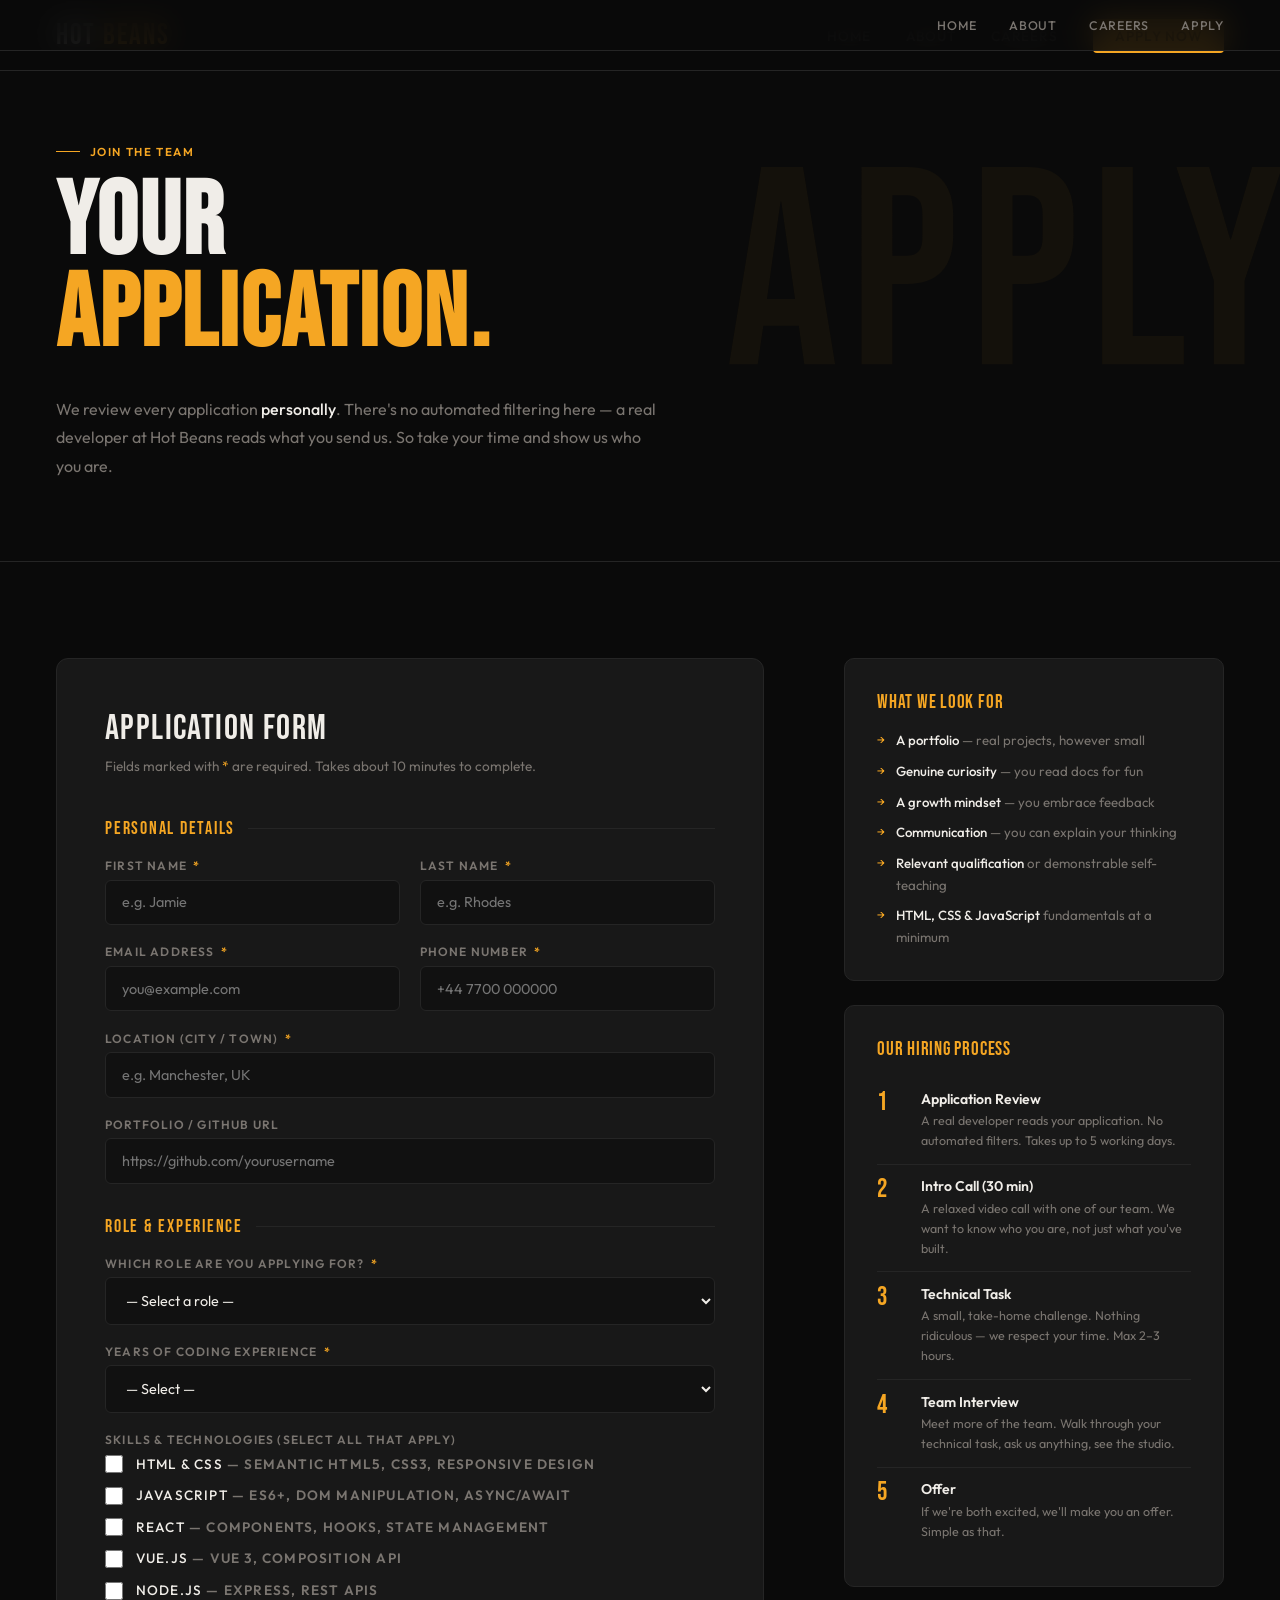
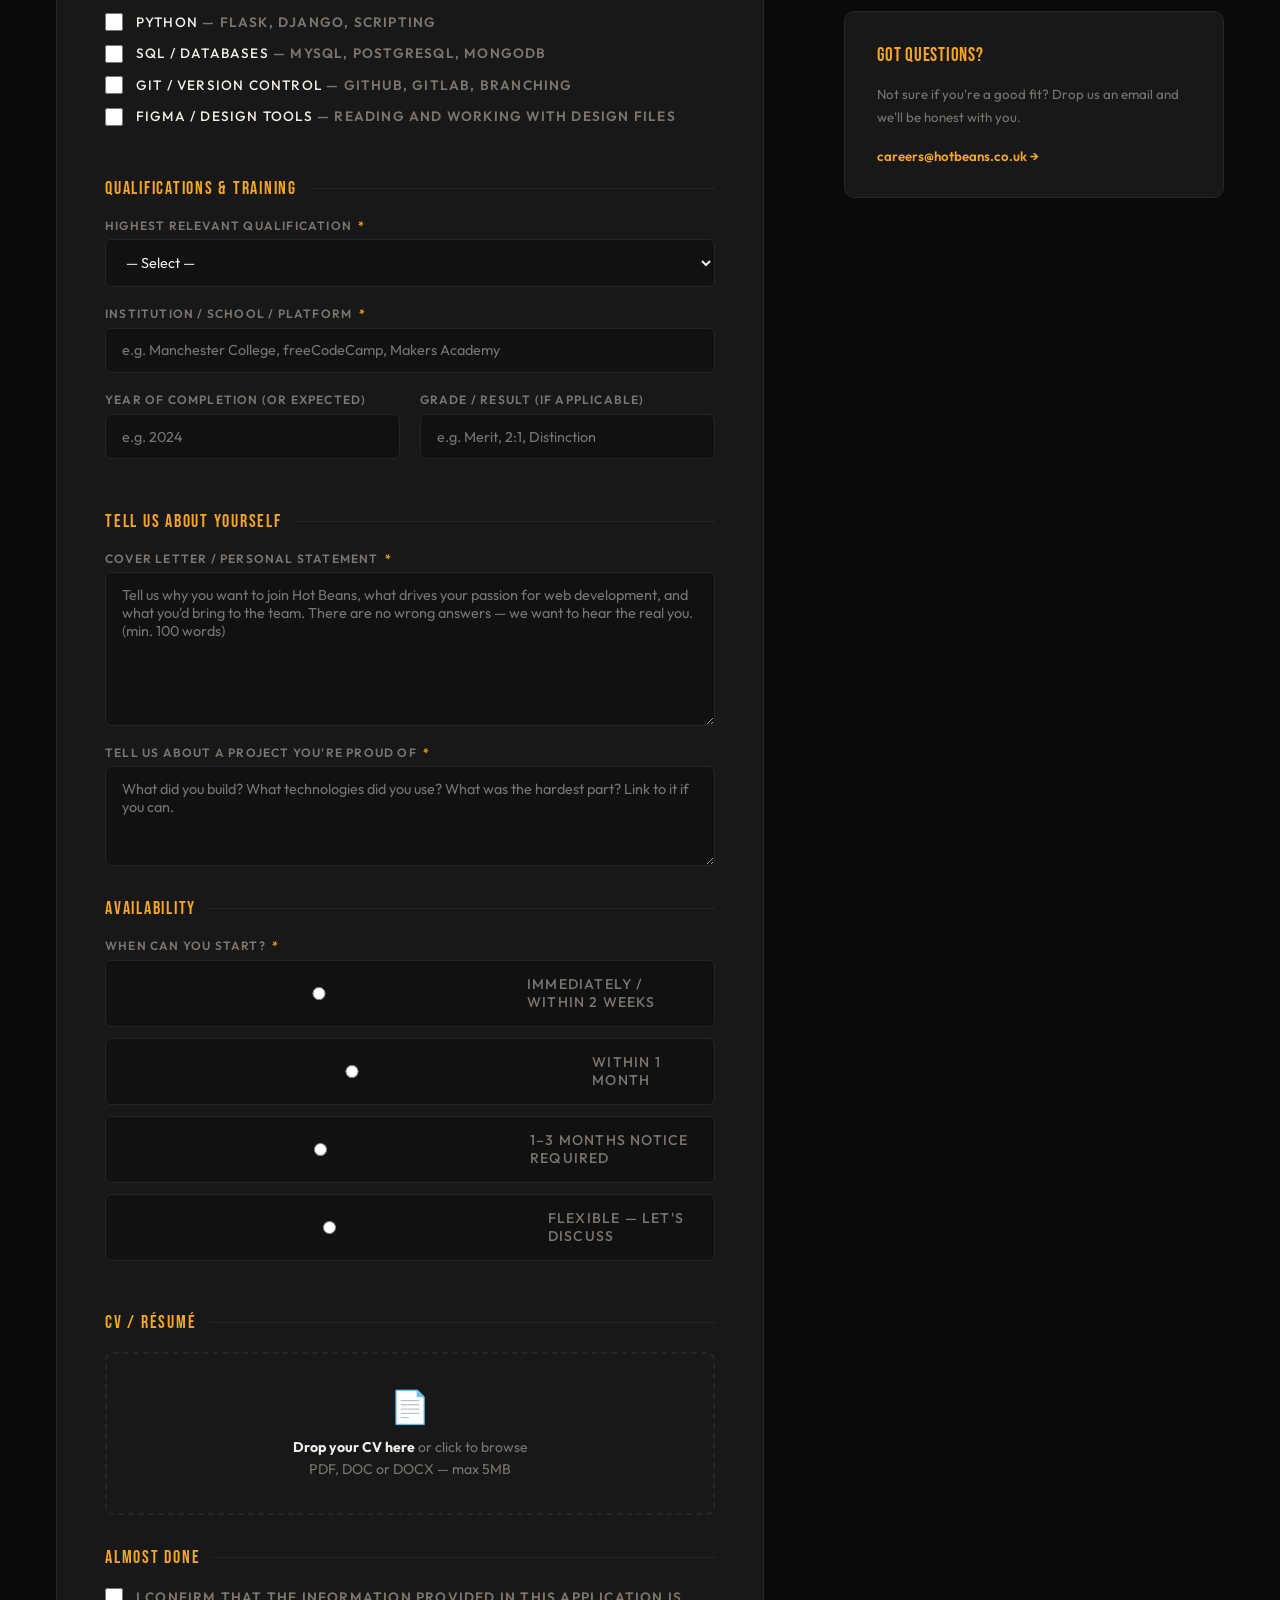
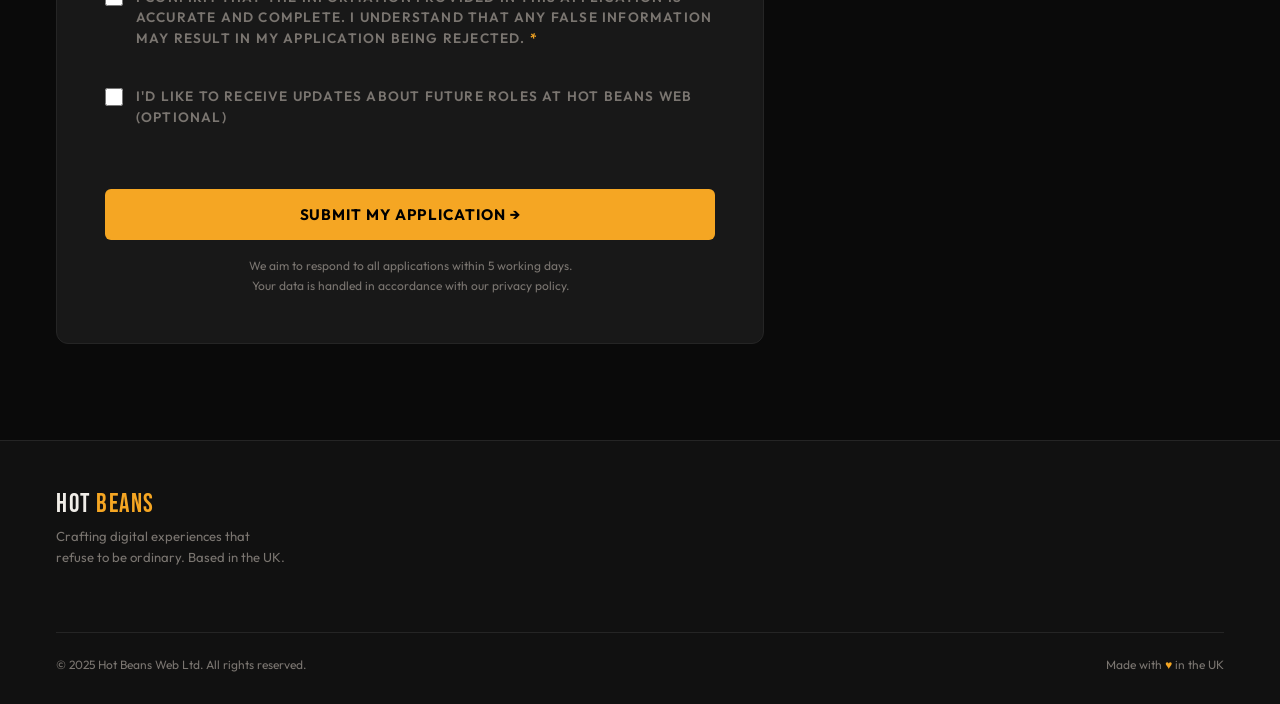
<file: apply.html>
<!DOCTYPE html>
<html lang="en">
<head>
<meta charset="UTF-8"/>
<meta name="viewport" content="width=device-width,initial-scale=1.0"/>
<title>Apply — Hot Beans Web</title>
<link rel="preconnect" href="https://fonts.googleapis.com">
<link href="https://fonts.googleapis.com/css2?family=Bebas+Neue&family=Outfit:wght@300;400;500;600&display=swap" rel="stylesheet">
<style>
*,*::before,*::after{box-sizing:border-box;margin:0;padding:0}
:root{--bg:#0A0A0A;--surface:#111111;--card:#181818;--amber:#F5A623;--amber-dim:#C4841A;--text:#F0EDE8;--muted:#7A7570;--border:#252525;--green:#4ADE80;--red:#F87171}
html{scroll-behavior:smooth}
body{font-family:'Outfit',sans-serif;background:var(--bg);color:var(--text);overflow-x:hidden}

nav{position:fixed;top:0;left:0;right:0;z-index:200;display:flex;align-items:center;justify-content:space-between;padding:1.1rem 3.5rem;background:rgba(10,10,10,0.88);backdrop-filter:blur(16px);border-bottom:1px solid var(--border)}
.logo{font-family:'Bebas Neue',sans-serif;font-size:1.8rem;letter-spacing:.06em;color:var(--text);text-decoration:none}
.logo span{color:var(--amber)}
.nav-links{display:flex;gap:2.2rem;list-style:none;align-items:center}
.nav-links a{font-size:.85rem;font-weight:500;letter-spacing:.06em;text-transform:uppercase;color:var(--muted);text-decoration:none;transition:color .2s}
.nav-links a:hover,.nav-links a.active{color:var(--text)}
.nav-cta{background:var(--amber) !important;color:#000 !important;padding:.5rem 1.4rem !important;border-radius:4px;font-weight:600 !important}
.ham{display:none;flex-direction:column;gap:5px;background:none;border:none;cursor:pointer;padding:4px}
.ham span{display:block;width:24px;height:2px;background:var(--text)}
.mob{display:none;position:fixed;top:65px;left:0;right:0;background:var(--surface);border-bottom:1px solid var(--border);padding:1.5rem 2rem;flex-direction:column;gap:1.2rem;z-index:199}
.mob.open{display:flex}
.mob a{font-size:.95rem;font-weight:500;text-transform:uppercase;letter-spacing:.06em;color:var(--muted);text-decoration:none;padding:.5rem 0;border-bottom:1px solid var(--border)}
.mob a:hover{color:var(--text)}

.page-hero{padding:9rem 3.5rem 5rem;position:relative;overflow:hidden;border-bottom:1px solid var(--border)}
.page-hero::before{content:'APPLY';position:absolute;right:-1rem;top:50%;transform:translateY(-50%);font-family:'Bebas Neue',sans-serif;font-size:22vw;letter-spacing:.04em;color:rgba(245,166,35,.04);line-height:1;pointer-events:none;user-select:none}
.ph-tag{font-size:.72rem;font-weight:600;letter-spacing:.14em;text-transform:uppercase;color:var(--amber);margin-bottom:1.2rem;display:flex;align-items:center;gap:.6rem}
.ph-tag::before{content:'';width:24px;height:1.5px;background:var(--amber)}
.page-hero h1{font-family:'Bebas Neue',sans-serif;font-size:clamp(3.5rem,8vw,8rem);line-height:.9;letter-spacing:.02em;margin-bottom:2rem}
.page-hero h1 .accent{color:var(--amber)}
.ph-intro{max-width:600px;font-size:1rem;line-height:1.8;color:var(--muted)}
.ph-intro strong{color:var(--text);font-weight:500}

/* FORM LAYOUT */
.apply-section{
  padding:6rem 3.5rem;
  display:grid;grid-template-columns:1fr 380px;
  gap:5rem;align-items:start;
}

/* FORM */
.form-wrap{
  background:var(--card);border:1px solid var(--border);border-radius:12px;
  padding:3rem;
}
.form-title{font-family:'Bebas Neue',sans-serif;font-size:2.2rem;letter-spacing:.04em;margin-bottom:.4rem}
.form-sub{font-size:.85rem;color:var(--muted);margin-bottom:2.5rem;line-height:1.6}

.form-section-title{
  font-family:'Bebas Neue',sans-serif;font-size:1.1rem;letter-spacing:.1em;
  color:var(--amber);margin:2rem 0 1.2rem;
  display:flex;align-items:center;gap:.8rem;
}
.form-section-title::after{content:'';flex:1;height:1px;background:var(--border)}

.form-row{display:grid;grid-template-columns:1fr 1fr;gap:1.2rem}
.form-group{display:flex;flex-direction:column;gap:.4rem;margin-bottom:1.2rem}
.form-group label{font-size:.75rem;font-weight:600;letter-spacing:.1em;text-transform:uppercase;color:var(--muted)}
.form-group label .req{color:var(--amber);margin-left:.2rem}
.form-group input,
.form-group select,
.form-group textarea{
  background:var(--surface);
  border:1px solid var(--border);
  border-radius:6px;
  padding:.8rem 1rem;
  font-family:'Outfit',sans-serif;font-size:.9rem;
  color:var(--text);
  transition:border-color .2s,box-shadow .2s;
  outline:none;
  width:100%;
}
.form-group input:focus,
.form-group select:focus,
.form-group textarea:focus{
  border-color:var(--amber);
  box-shadow:0 0 0 3px rgba(245,166,35,.1);
}
.form-group input.error,
.form-group select.error,
.form-group textarea.error{border-color:var(--red)}
.form-group .error-msg{font-size:.75rem;color:var(--red);display:none}
.form-group.has-error .error-msg{display:block}
.form-group select option{background:var(--card)}
.form-group textarea{resize:vertical;min-height:100px}

/* CHECKBOXES */
.check-group{display:flex;flex-direction:column;gap:.7rem;margin-bottom:1.2rem}
.check-item{display:flex;align-items:flex-start;gap:.8rem;cursor:pointer}
.check-item input[type="checkbox"]{
  width:18px;height:18px;flex-shrink:0;margin-top:.1rem;
  accent-color:var(--amber);cursor:pointer;
}
.check-label{font-size:.85rem;line-height:1.5;color:var(--muted)}
.check-label strong{color:var(--text);font-weight:500}

/* RADIO */
.radio-group{display:flex;flex-direction:column;gap:.7rem;margin-bottom:1.2rem}
.radio-item{
  display:flex;align-items:center;gap:.8rem;cursor:pointer;
  background:var(--surface);border:1px solid var(--border);border-radius:6px;
  padding:.9rem 1.1rem;transition:border-color .2s;
}
.radio-item:has(input:checked){border-color:var(--amber);background:rgba(245,166,35,.04)}
.radio-item input[type="radio"]{accent-color:var(--amber);cursor:pointer}
.radio-label{font-size:.88rem;font-weight:500}

/* UPLOAD */
.upload-area{
  border:2px dashed var(--border);border-radius:8px;padding:2rem;
  text-align:center;cursor:pointer;transition:border-color .2s,background .2s;
  position:relative;margin-bottom:1.2rem;
}
.upload-area:hover,.upload-area.drag{border-color:var(--amber);background:rgba(245,166,35,.03)}
.upload-icon{font-size:2rem;margin-bottom:.6rem}
.upload-text{font-size:.88rem;color:var(--muted);line-height:1.6}
.upload-text strong{color:var(--text)}
.upload-area input{position:absolute;inset:0;opacity:0;cursor:pointer;width:100%;height:100%}
.upload-file-name{font-size:.8rem;color:var(--amber);margin-top:.5rem;display:none}

/* SUBMIT */
.btn-submit{
  width:100%;padding:1rem;background:var(--amber);color:#000;
  border:none;border-radius:6px;font-family:'Outfit',sans-serif;
  font-size:.95rem;font-weight:700;letter-spacing:.06em;text-transform:uppercase;
  cursor:pointer;transition:all .2s;margin-top:1.5rem;
}
.btn-submit:hover{background:var(--amber-dim);transform:translateY(-2px)}
.btn-submit:disabled{opacity:.5;cursor:not-allowed;transform:none}
.form-disclaimer{font-size:.75rem;color:var(--muted);text-align:center;margin-top:1rem;line-height:1.6}

/* SUCCESS STATE */
.success-msg{
  display:none;
  background:rgba(74,222,128,.08);border:1px solid rgba(74,222,128,.3);
  border-radius:10px;padding:2.5rem;text-align:center;margin-top:2rem;
}
.success-msg.show{display:block}
.success-icon{font-size:3rem;margin-bottom:1rem}
.success-title{font-family:'Bebas Neue',sans-serif;font-size:2rem;letter-spacing:.04em;color:var(--green);margin-bottom:.5rem}
.success-text{font-size:.9rem;color:var(--muted);line-height:1.7}

/* SIDEBAR */
.sidebar{}
.sidebar-card{
  background:var(--card);border:1px solid var(--border);border-radius:10px;
  padding:2rem;margin-bottom:1.5rem;
}
.sidebar-card:hover{border-color:rgba(245,166,35,.3)}
.sc-title{font-family:'Bebas Neue',sans-serif;font-size:1.2rem;letter-spacing:.04em;margin-bottom:1rem;color:var(--amber)}
.sc-list{list-style:none;display:flex;flex-direction:column;gap:.6rem}
.sc-list li{font-size:.83rem;line-height:1.6;color:var(--muted);padding-left:1.2rem;position:relative}
.sc-list li::before{content:'→';position:absolute;left:0;color:var(--amber);font-size:.75rem}
.sc-list li strong{color:var(--text);font-weight:500}
.process-step{display:flex;gap:1rem;align-items:flex-start;padding:.8rem 0;border-bottom:1px solid var(--border)}
.process-step:last-child{border-bottom:none}
.step-num{font-family:'Bebas Neue',sans-serif;font-size:1.6rem;color:var(--amber);line-height:1;flex-shrink:0;width:28px}
.step-body{}
.step-title{font-weight:600;font-size:.88rem;margin-bottom:.2rem}
.step-desc{font-size:.78rem;color:var(--muted);line-height:1.6}

footer{background:var(--surface);border-top:1px solid var(--border);padding:3rem 3.5rem 2rem;display:grid;grid-template-columns:1fr 1fr;gap:3rem;align-items:start}
.ft{font-family:'Bebas Neue',sans-serif;font-size:1.6rem;letter-spacing:.06em;color:var(--text);text-decoration:none}
.ft span{color:var(--amber)}
.ft-tag{font-size:.82rem;color:var(--muted);margin-top:.4rem;line-height:1.6}
.fnav{display:flex;gap:2rem;flex-wrap:wrap;justify-content:flex-end}
.fnav a{font-size:.78rem;font-weight:500;letter-spacing:.06em;text-transform:uppercase;color:var(--muted);text-decoration:none;transition:color .2s}
.fnav a:hover{color:var(--text)}
.fbot{grid-column:1/-1;border-top:1px solid var(--border);padding-top:1.5rem;margin-top:1rem;display:flex;justify-content:space-between;align-items:center;flex-wrap:wrap;gap:1rem;font-size:.75rem;color:var(--muted)}
.fbot .amber{color:var(--amber)}

@media(max-width:1100px){.apply-section{grid-template-columns:1fr;gap:3rem}}
@media(max-width:900px){
  nav{padding:1rem 1.5rem}
  .nav-links{display:none}
  .ham{display:flex}
  .page-hero{padding:7rem 1.5rem 3rem}
  .page-hero::before{display:none}
  .apply-section{padding:4rem 1.5rem}
  .form-wrap{padding:2rem 1.5rem}
  .form-row{grid-template-columns:1fr}
  footer{grid-template-columns:1fr}
  .fnav{justify-content:flex-start}
}
</style>
</head>
<body>
<nav>
  <a href="index.html" class="logo">Hot <span>Beans</span></a>
  <ul class="nav-links">
    <li><a href="index.html">Home</a></li>
    <li><a href="about.html">About</a></li>
    <li><a href="careers.html">Careers</a></li>
    <li><a href="apply.html" class="nav-cta active">Apply Now</a></li>
  </ul>
  <button class="ham" onclick="toggleMenu()" aria-label="Menu">
    <span></span><span></span><span></span>
  </button>
</nav>
<div class="mob" id="mob">
  <a href="index.html">Home</a>
  <a href="about.html">About</a>
  <a href="careers.html">Careers</a>
  <a href="apply.html">Apply Now</a>
</div>

<section class="page-hero">
  <div class="ph-tag">Join The Team</div>
  <h1>YOUR<br><span class="accent">APPLICATION.</span></h1>
  <p class="ph-intro">We review every application <strong>personally</strong>. There's no automated filtering here — a real developer at Hot Beans reads what you send us. So take your time and show us who you are.</p>
</section>

<section class="apply-section">

  <!-- MAIN FORM -->
  <div>
    <div class="form-wrap" id="formWrap">
      <div class="form-title">Application Form</div>
      <p class="form-sub">Fields marked with <span style="color:var(--amber)">*</span> are required. Takes about 10 minutes to complete.</p>

      <form id="appForm" novalidate>

        <!-- PERSONAL -->
        <div class="form-section-title">Personal Details</div>

        <div class="form-row">
          <div class="form-group" id="fg-firstName">
            <label>First Name <span class="req">*</span></label>
            <input type="text" id="firstName" name="firstName" placeholder="e.g. Jamie" autocomplete="given-name"/>
            <span class="error-msg">Please enter your first name</span>
          </div>
          <div class="form-group" id="fg-lastName">
            <label>Last Name <span class="req">*</span></label>
            <input type="text" id="lastName" name="lastName" placeholder="e.g. Rhodes" autocomplete="family-name"/>
            <span class="error-msg">Please enter your last name</span>
          </div>
        </div>

        <div class="form-row">
          <div class="form-group" id="fg-email">
            <label>Email Address <span class="req">*</span></label>
            <input type="email" id="email" name="email" placeholder="you@example.com" autocomplete="email"/>
            <span class="error-msg">Please enter a valid email</span>
          </div>
          <div class="form-group" id="fg-phone">
            <label>Phone Number <span class="req">*</span></label>
            <input type="tel" id="phone" name="phone" placeholder="+44 7700 000000" autocomplete="tel"/>
            <span class="error-msg">Please enter your phone number</span>
          </div>
        </div>

        <div class="form-group" id="fg-location">
          <label>Location (City / Town) <span class="req">*</span></label>
          <input type="text" id="location" name="location" placeholder="e.g. Manchester, UK"/>
          <span class="error-msg">Please enter your location</span>
        </div>

        <div class="form-group" id="fg-portfolio">
          <label>Portfolio / GitHub URL</label>
          <input type="url" id="portfolio" name="portfolio" placeholder="https://github.com/yourusername"/>
        </div>

        <!-- ROLE -->
        <div class="form-section-title">Role &amp; Experience</div>

        <div class="form-group" id="fg-role">
          <label>Which role are you applying for? <span class="req">*</span></label>
          <select id="role" name="role">
            <option value="">— Select a role —</option>
            <option value="junior-frontend">Junior Frontend Developer</option>
            <option value="trainee-fullstack">Trainee Full-Stack Developer</option>
            <option value="junior-ui">Junior UI / CSS Developer</option>
            <option value="general">General / Speculative Application</option>
          </select>
          <span class="error-msg">Please select a role</span>
        </div>

        <div class="form-group" id="fg-experience">
          <label>Years of coding experience <span class="req">*</span></label>
          <select id="experience" name="experience">
            <option value="">— Select —</option>
            <option value="under1">Less than 1 year</option>
            <option value="1-2">1–2 years</option>
            <option value="2-3">2–3 years</option>
            <option value="3plus">3+ years</option>
          </select>
          <span class="error-msg">Please select your experience level</span>
        </div>

        <div class="form-group">
          <label>Skills &amp; Technologies (select all that apply)</label>
          <div class="check-group">
            <label class="check-item"><input type="checkbox" name="skills" value="html-css"/><span class="check-label"><strong>HTML &amp; CSS</strong> — Semantic HTML5, CSS3, responsive design</span></label>
            <label class="check-item"><input type="checkbox" name="skills" value="javascript"/><span class="check-label"><strong>JavaScript</strong> — ES6+, DOM manipulation, async/await</span></label>
            <label class="check-item"><input type="checkbox" name="skills" value="react"/><span class="check-label"><strong>React</strong> — Components, hooks, state management</span></label>
            <label class="check-item"><input type="checkbox" name="skills" value="vue"/><span class="check-label"><strong>Vue.js</strong> — Vue 3, Composition API</span></label>
            <label class="check-item"><input type="checkbox" name="skills" value="nodejs"/><span class="check-label"><strong>Node.js</strong> — Express, REST APIs</span></label>
            <label class="check-item"><input type="checkbox" name="skills" value="python"/><span class="check-label"><strong>Python</strong> — Flask, Django, scripting</span></label>
            <label class="check-item"><input type="checkbox" name="skills" value="sql"/><span class="check-label"><strong>SQL / Databases</strong> — MySQL, PostgreSQL, MongoDB</span></label>
            <label class="check-item"><input type="checkbox" name="skills" value="git"/><span class="check-label"><strong>Git / Version Control</strong> — GitHub, GitLab, branching</span></label>
            <label class="check-item"><input type="checkbox" name="skills" value="figma"/><span class="check-label"><strong>Figma / Design Tools</strong> — Reading and working with design files</span></label>
          </div>
        </div>

        <!-- QUALIFICATIONS -->
        <div class="form-section-title">Qualifications &amp; Training</div>

        <div class="form-group" id="fg-qualification">
          <label>Highest relevant qualification <span class="req">*</span></label>
          <select id="qualification" name="qualification">
            <option value="">— Select —</option>
            <option value="gcse">GCSEs including Computing / IT</option>
            <option value="alevel">A-Level Computer Science or IT</option>
            <option value="btec-l3">BTec Level 3 in IT / Computing</option>
            <option value="diploma-l3">Level 3 Web Development Diploma</option>
            <option value="hnc-hnd">HNC / HND in Computing</option>
            <option value="bootcamp">Coding Bootcamp Certificate</option>
            <option value="degree">BSc / BEng Computer Science or similar</option>
            <option value="self-taught">Self-Taught (portfolio-based)</option>
            <option value="other">Other (describe in cover letter)</option>
          </select>
          <span class="error-msg">Please select your qualification</span>
        </div>

        <div class="form-group" id="fg-institution">
          <label>Institution / School / Platform <span class="req">*</span></label>
          <input type="text" id="institution" name="institution" placeholder="e.g. Manchester College, freeCodeCamp, Makers Academy"/>
          <span class="error-msg">Please enter your institution</span>
        </div>

        <div class="form-row">
          <div class="form-group">
            <label>Year of completion (or expected)</label>
            <input type="number" id="gradYear" name="gradYear" placeholder="e.g. 2024" min="2015" max="2027"/>
          </div>
          <div class="form-group">
            <label>Grade / Result (if applicable)</label>
            <input type="text" id="grade" name="grade" placeholder="e.g. Merit, 2:1, Distinction"/>
          </div>
        </div>

        <!-- COVER LETTER -->
        <div class="form-section-title">Tell Us About Yourself</div>

        <div class="form-group" id="fg-coverLetter">
          <label>Cover Letter / Personal Statement <span class="req">*</span></label>
          <textarea id="coverLetter" name="coverLetter" rows="7" placeholder="Tell us why you want to join Hot Beans, what drives your passion for web development, and what you'd bring to the team. There are no wrong answers — we want to hear the real you. (min. 100 words)"></textarea>
          <span class="error-msg">Please write at least 50 characters</span>
        </div>

        <div class="form-group" id="fg-projects">
          <label>Tell us about a project you're proud of <span class="req">*</span></label>
          <textarea id="projects" name="projects" rows="4" placeholder="What did you build? What technologies did you use? What was the hardest part? Link to it if you can."></textarea>
          <span class="error-msg">Please describe a project</span>
        </div>

        <!-- AVAILABILITY -->
        <div class="form-section-title">Availability</div>

        <div class="form-group" id="fg-availability">
          <label>When can you start? <span class="req">*</span></label>
          <div class="radio-group">
            <label class="radio-item"><input type="radio" name="availability" value="immediately"/> <span class="radio-label">Immediately / within 2 weeks</span></label>
            <label class="radio-item"><input type="radio" name="availability" value="1month"/> <span class="radio-label">Within 1 month</span></label>
            <label class="radio-item"><input type="radio" name="availability" value="3months"/> <span class="radio-label">1–3 months notice required</span></label>
            <label class="radio-item"><input type="radio" name="availability" value="flexible"/> <span class="radio-label">Flexible — let's discuss</span></label>
          </div>
          <span class="error-msg" id="availability-error" style="display:none">Please select your availability</span>
        </div>

        <!-- CV UPLOAD -->
        <div class="form-section-title">CV / Résumé</div>

        <div class="upload-area" id="uploadArea"
          ondragover="handleDragOver(event)"
          ondragleave="handleDragLeave(event)"
          ondrop="handleDrop(event)">
          <input type="file" id="cvUpload" name="cvUpload" accept=".pdf,.doc,.docx" onchange="handleFileChange(event)"/>
          <div class="upload-icon">📄</div>
          <p class="upload-text"><strong>Drop your CV here</strong> or click to browse<br>PDF, DOC or DOCX — max 5MB</p>
          <p class="upload-file-name" id="fileName"></p>
        </div>

        <!-- CONSENT -->
        <div class="form-section-title">Almost Done</div>

        <div class="form-group" id="fg-consent">
          <div class="check-group">
            <label class="check-item">
              <input type="checkbox" id="consent" name="consent"/>
              <span class="check-label">I confirm that the information provided in this application is accurate and complete. I understand that any false information may result in my application being rejected. <span style="color:var(--amber)">*</span></span>
            </label>
          </div>
          <span class="error-msg" id="consent-error" style="display:none">You must confirm this to submit</span>
        </div>

        <div class="form-group">
          <div class="check-group">
            <label class="check-item">
              <input type="checkbox" id="updates" name="updates"/>
              <span class="check-label">I'd like to receive updates about future roles at Hot Beans Web (optional)</span>
            </label>
          </div>
        </div>

        <button type="submit" class="btn-submit" id="submitBtn">
          Submit My Application →
        </button>
        <p class="form-disclaimer">We aim to respond to all applications within 5 working days.<br>Your data is handled in accordance with our privacy policy.</p>
      </form>

      <!-- SUCCESS -->
      <div class="success-msg" id="successMsg">
        <div class="success-icon">🎉</div>
        <div class="success-title">Application Received!</div>
        <p class="success-text">Thank you for applying to Hot Beans Web. A real human developer on our team will read your application and get back to you within 5 working days.<br><br>In the meantime, feel free to browse our <a href="careers.html" style="color:var(--amber)">open roles</a> or <a href="about.html" style="color:var(--amber)">learn more about us</a>.</p>
      </div>
    </div>
  </div>

  <!-- SIDEBAR -->
  <aside class="sidebar">
    <div class="sidebar-card">
      <div class="sc-title">What We Look For</div>
      <ul class="sc-list">
        <li><strong>A portfolio</strong> — real projects, however small</li>
        <li><strong>Genuine curiosity</strong> — you read docs for fun</li>
        <li><strong>A growth mindset</strong> — you embrace feedback</li>
        <li><strong>Communication</strong> — you can explain your thinking</li>
        <li><strong>Relevant qualification</strong> or demonstrable self-teaching</li>
        <li><strong>HTML, CSS &amp; JavaScript</strong> fundamentals at a minimum</li>
      </ul>
    </div>

    <div class="sidebar-card">
      <div class="sc-title">Our Hiring Process</div>
      <div class="process-step">
        <div class="step-num">1</div>
        <div class="step-body"><div class="step-title">Application Review</div><p class="step-desc">A real developer reads your application. No automated filters. Takes up to 5 working days.</p></div>
      </div>
      <div class="process-step">
        <div class="step-num">2</div>
        <div class="step-body"><div class="step-title">Intro Call (30 min)</div><p class="step-desc">A relaxed video call with one of our team. We want to know who you are, not just what you've built.</p></div>
      </div>
      <div class="process-step">
        <div class="step-num">3</div>
        <div class="step-body"><div class="step-title">Technical Task</div><p class="step-desc">A small, take-home challenge. Nothing ridiculous — we respect your time. Max 2–3 hours.</p></div>
      </div>
      <div class="process-step">
        <div class="step-num">4</div>
        <div class="step-body"><div class="step-title">Team Interview</div><p class="step-desc">Meet more of the team. Walk through your technical task, ask us anything, see the studio.</p></div>
      </div>
      <div class="process-step">
        <div class="step-num">5</div>
        <div class="step-body"><div class="step-title">Offer</div><p class="step-desc">If we're both excited, we'll make you an offer. Simple as that.</p></div>
      </div>
    </div>

    <div class="sidebar-card">
      <div class="sc-title">Got Questions?</div>
      <p style="font-size:.83rem;color:var(--muted);line-height:1.7;margin-bottom:1rem">Not sure if you're a good fit? Drop us an email and we'll be honest with you.</p>
      <a href="mailto:careers@hotbeans.co.uk" style="font-size:.83rem;color:var(--amber);font-weight:600;text-decoration:none">careers@hotbeans.co.uk →</a>
    </div>
  </aside>

</section>

<footer>
  <div><a href="index.html" class="ft">Hot <span>Beans</span></a><p class="ft-tag">Crafting digital experiences that<br>refuse to be ordinary. Based in the UK.</p></div>
  <nav class="fnav">
    <a href="index.html">Home</a>
    <a href="about.html">About</a>
    <a href="careers.html">Careers</a>
    <a href="apply.html">Apply</a>
  </nav>
  <div class="fbot">
    <span>© 2025 Hot Beans Web Ltd. All rights reserved.</span>
    <span>Made with <span class="amber">♥</span> in the UK</span>
  </div>
</footer>

<script>
function toggleMenu(){document.getElementById('mob').classList.toggle('open')}

// Pre-fill role from URL param
window.addEventListener('DOMContentLoaded',()=>{
  const params=new URLSearchParams(window.location.search);
  const role=params.get('role');
  if(role){const sel=document.getElementById('role');if(sel)sel.value=role}
});

// File upload
function handleFileChange(e){
  const file=e.target.files[0];
  if(file){
    const fn=document.getElementById('fileName');
    fn.textContent='✓ '+file.name;fn.style.display='block';
  }
}
function handleDragOver(e){e.preventDefault();document.getElementById('uploadArea').classList.add('drag')}
function handleDragLeave(){document.getElementById('uploadArea').classList.remove('drag')}
function handleDrop(e){
  e.preventDefault();document.getElementById('uploadArea').classList.remove('drag');
  const file=e.dataTransfer.files[0];
  if(file){document.getElementById('fileName').textContent='✓ '+file.name;document.getElementById('fileName').style.display='block'}
}

// Validation helpers
function setError(id,show){
  const fg=document.getElementById('fg-'+id);
  if(!fg)return;
  const inp=document.getElementById(id);
  fg.classList.toggle('has-error',show);
  if(inp)inp.classList.toggle('error',show);
}

function validateEmail(v){return /^[^\s@]+@[^\s@]+\.[^\s@]+$/.test(v)}

// Form submit
document.getElementById('appForm').addEventListener('submit',function(e){
  e.preventDefault();
  let valid=true;

  // Required text fields
  const fields=[
    {id:'firstName',test:v=>v.trim().length>0},
    {id:'lastName',test:v=>v.trim().length>0},
    {id:'email',test:v=>validateEmail(v)},
    {id:'phone',test:v=>v.trim().length>6},
    {id:'location',test:v=>v.trim().length>0},
    {id:'role',test:v=>v!==''},
    {id:'experience',test:v=>v!==''},
    {id:'qualification',test:v=>v!==''},
    {id:'institution',test:v=>v.trim().length>0},
    {id:'coverLetter',test:v=>v.trim().length>=50},
    {id:'projects',test:v=>v.trim().length>=20},
  ];

  fields.forEach(f=>{
    const el=document.getElementById(f.id);
    const ok=f.test(el?el.value:'');
    setError(f.id,!ok);
    if(!ok)valid=false;
  });

  // Radio availability
  const avail=document.querySelector('input[name="availability"]:checked');
  const availErr=document.getElementById('availability-error');
  if(!avail){availErr.style.display='block';valid=false}else{availErr.style.display='none'}

  // Consent
  const consentEl=document.getElementById('consent');
  const consentErr=document.getElementById('consent-error');
  if(!consentEl.checked){consentErr.style.display='block';valid=false}else{consentErr.style.display='none'}

  if(!valid){
    const firstErr=document.querySelector('.has-error, .error-msg[style*="block"]');
    if(firstErr)firstErr.scrollIntoView({behavior:'smooth',block:'center'});
    return;
  }

  // Simulate submission
  const btn=document.getElementById('submitBtn');
  btn.textContent='Submitting…';btn.disabled=true;
  setTimeout(()=>{
    document.getElementById('appForm').style.display='none';
    document.getElementById('successMsg').classList.add('show');
    document.getElementById('successMsg').scrollIntoView({behavior:'smooth'});
  },1400);
});

// Live validation clearing
document.querySelectorAll('input,select,textarea').forEach(el=>{
  el.addEventListener('input',()=>{
    const fg=document.getElementById('fg-'+el.id);
    if(fg&&fg.classList.contains('has-error')){
      fg.classList.remove('has-error');el.classList.remove('error');
    }
  });
});
</script>
</body>
</html>
</file>
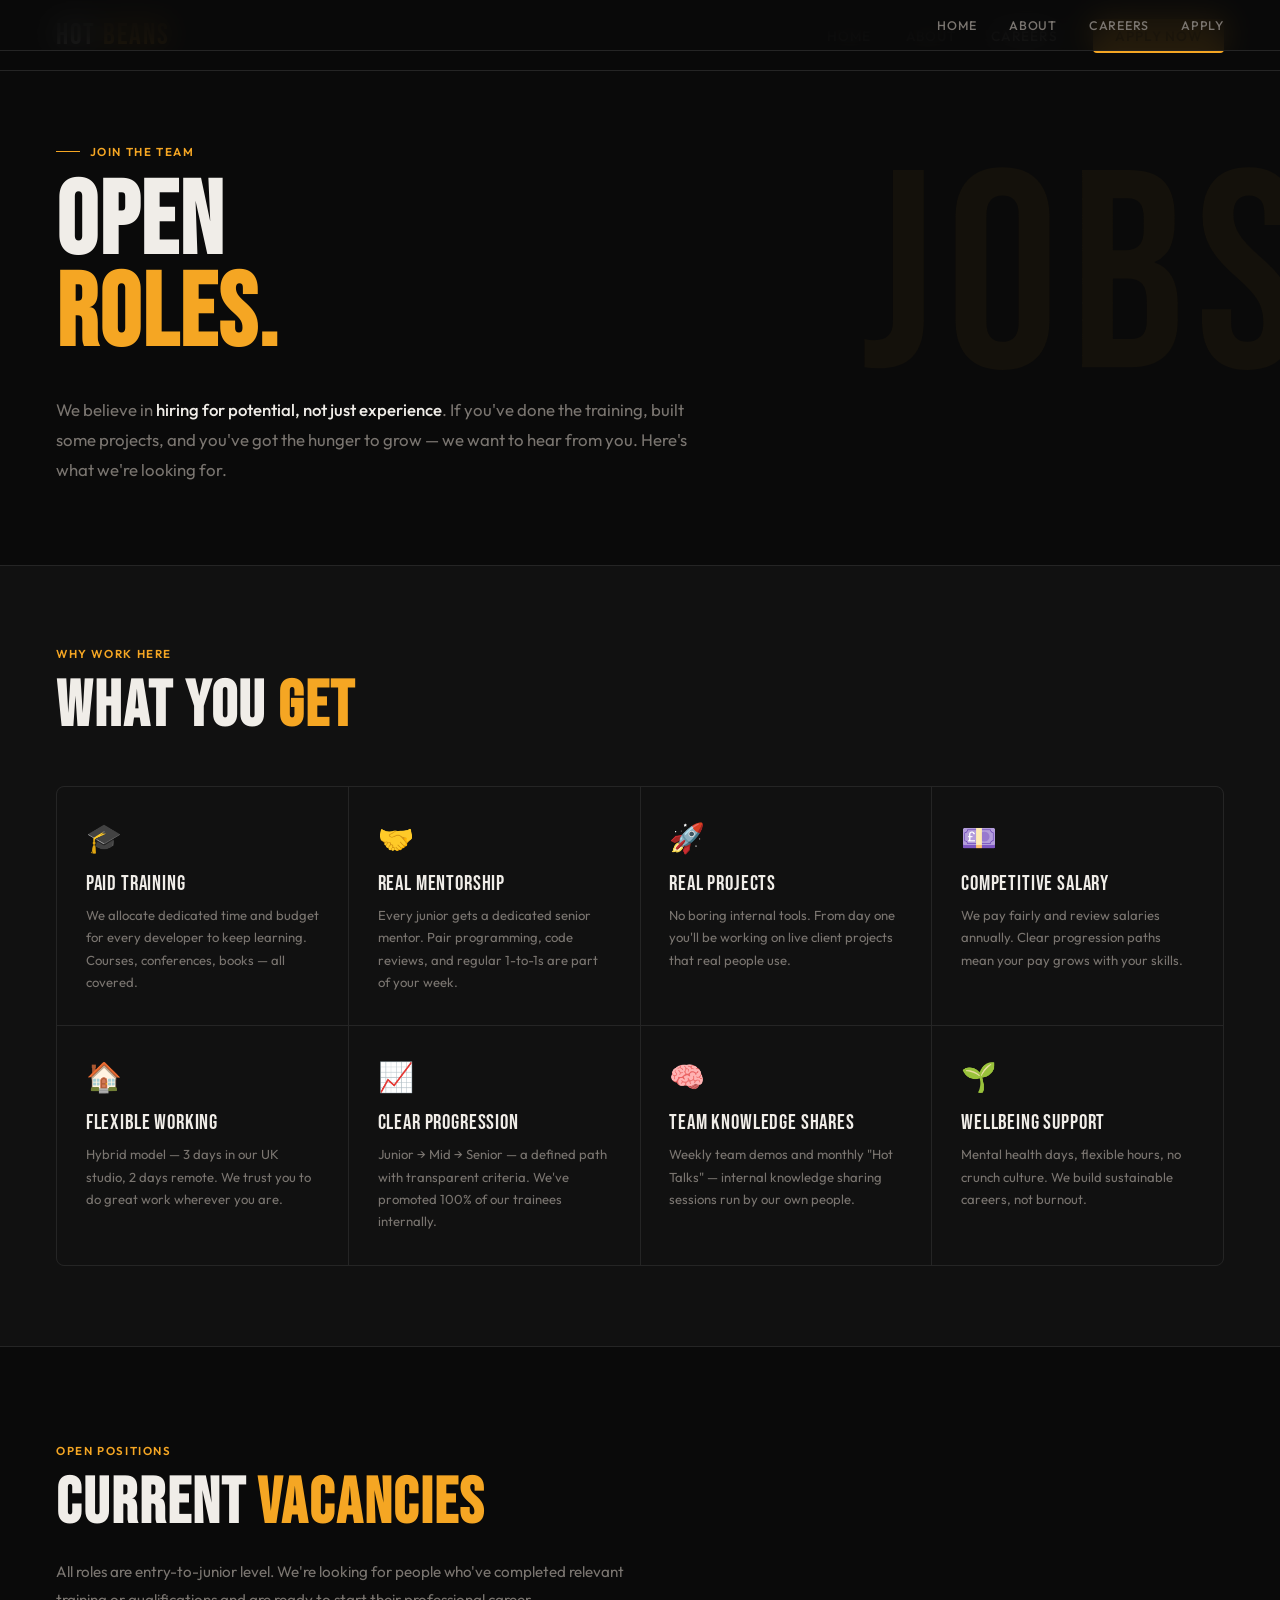
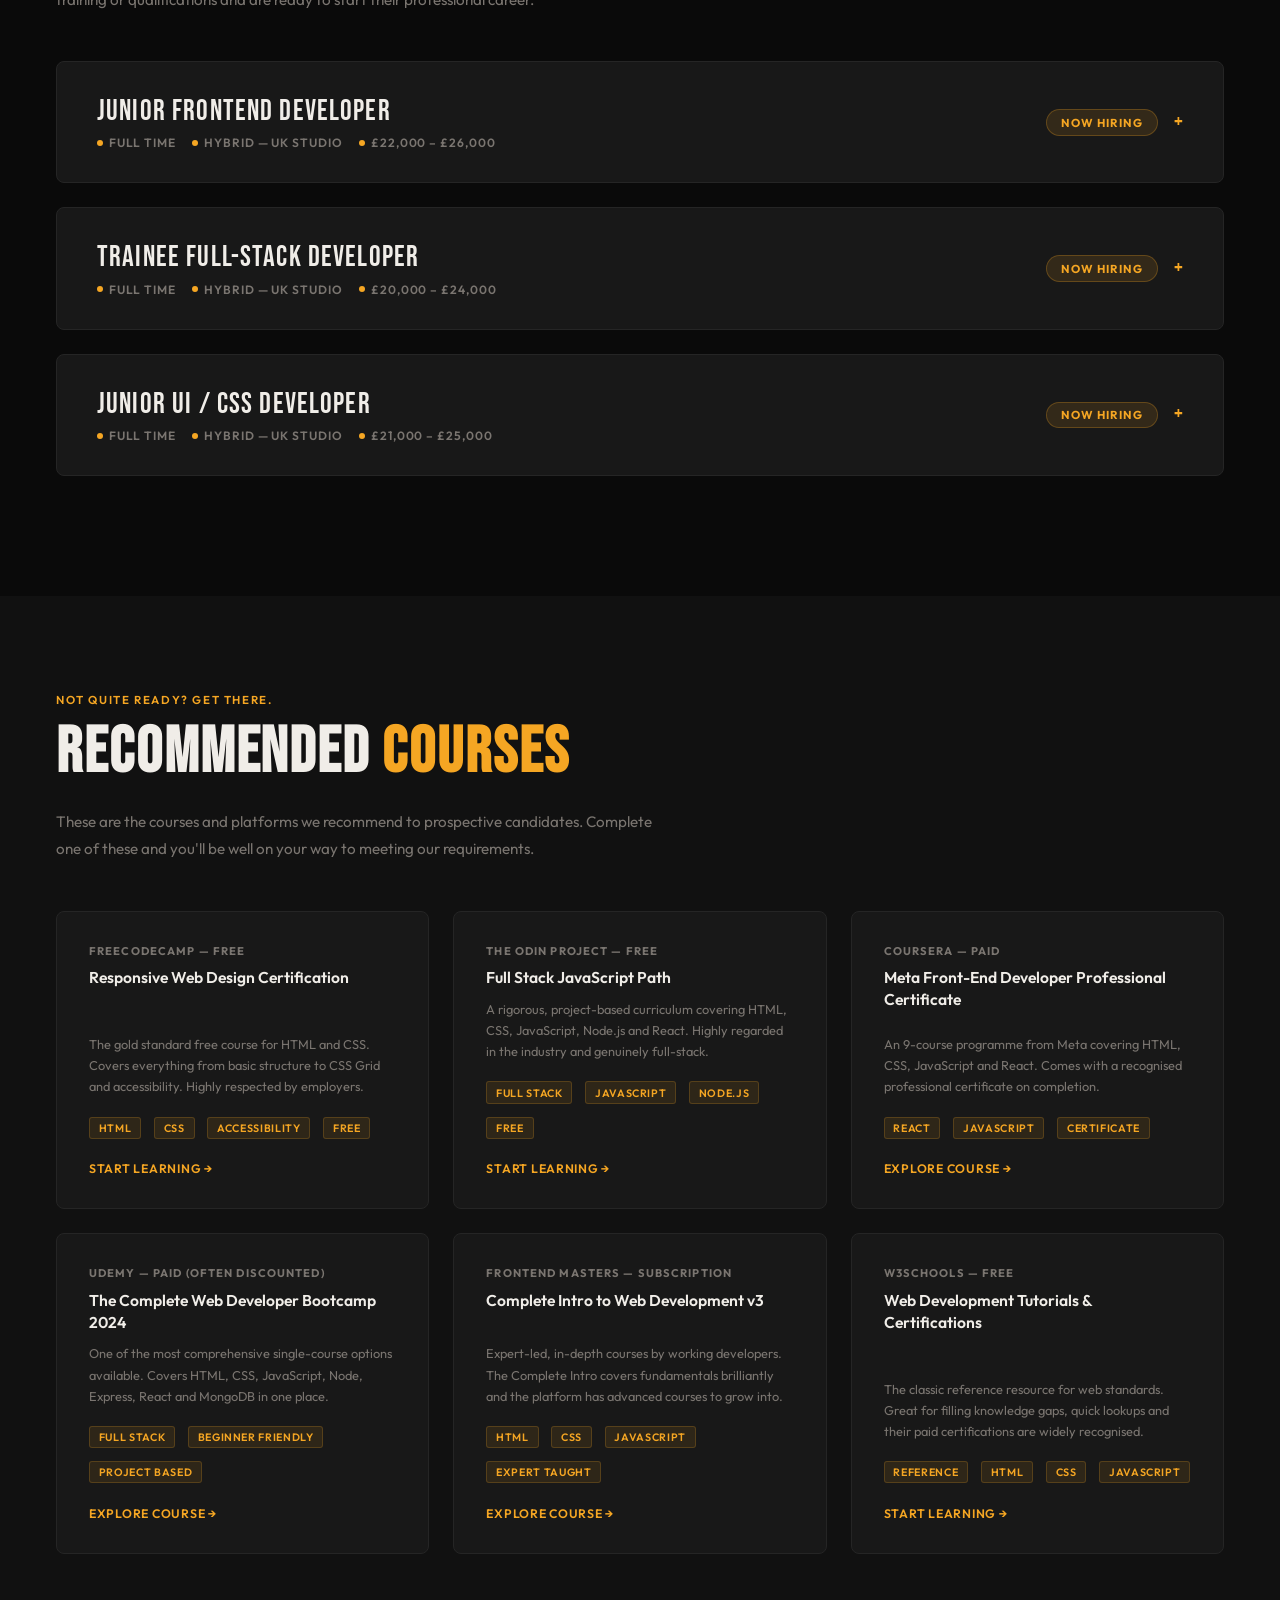
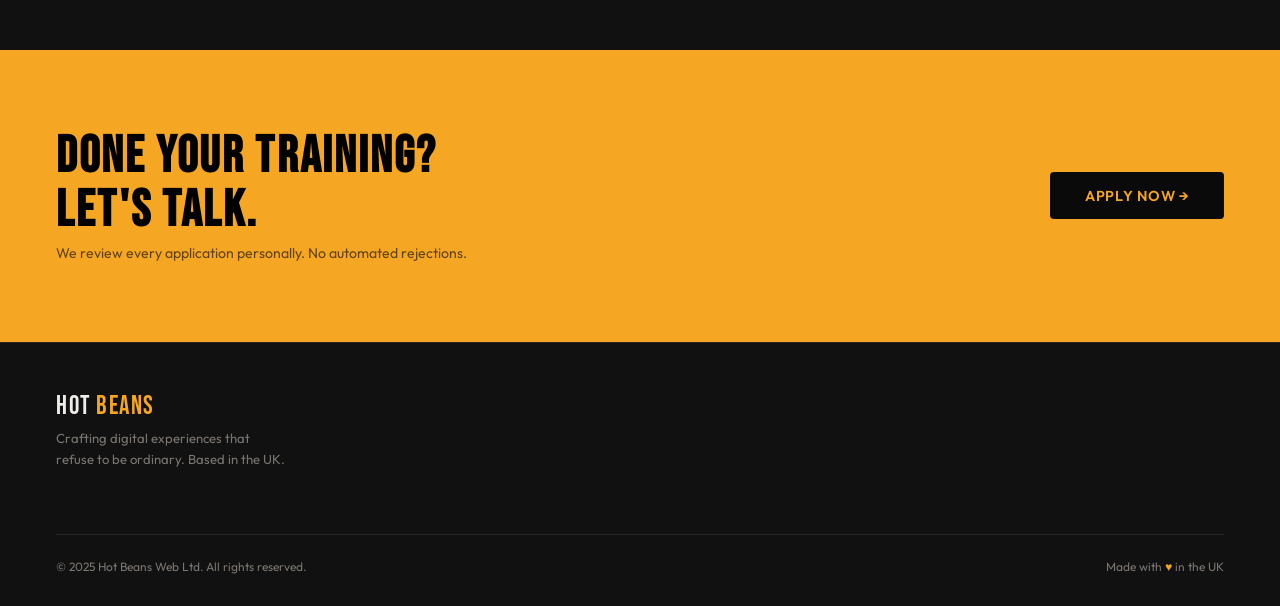
<file: careers.html>
<!DOCTYPE html>
<html lang="en">
<head>
<meta charset="UTF-8"/>
<meta name="viewport" content="width=device-width,initial-scale=1.0"/>
<title>Careers — Hot Beans Web</title>
<link rel="preconnect" href="https://fonts.googleapis.com">
<link href="https://fonts.googleapis.com/css2?family=Bebas+Neue&family=Outfit:wght@300;400;500;600&display=swap" rel="stylesheet">
<style>
*,*::before,*::after{box-sizing:border-box;margin:0;padding:0}
:root{--bg:#0A0A0A;--surface:#111111;--card:#181818;--amber:#F5A623;--amber-dim:#C4841A;--text:#F0EDE8;--muted:#7A7570;--border:#252525}
html{scroll-behavior:smooth}
body{font-family:'Outfit',sans-serif;background:var(--bg);color:var(--text);overflow-x:hidden}

nav{position:fixed;top:0;left:0;right:0;z-index:200;display:flex;align-items:center;justify-content:space-between;padding:1.1rem 3.5rem;background:rgba(10,10,10,0.88);backdrop-filter:blur(16px);border-bottom:1px solid var(--border)}
.logo{font-family:'Bebas Neue',sans-serif;font-size:1.8rem;letter-spacing:.06em;color:var(--text);text-decoration:none}
.logo span{color:var(--amber)}
.nav-links{display:flex;gap:2.2rem;list-style:none;align-items:center}
.nav-links a{font-size:.85rem;font-weight:500;letter-spacing:.06em;text-transform:uppercase;color:var(--muted);text-decoration:none;transition:color .2s}
.nav-links a:hover,.nav-links a.active{color:var(--text)}
.nav-cta{background:var(--amber) !important;color:#000 !important;padding:.5rem 1.4rem !important;border-radius:4px;font-weight:600 !important}
.nav-cta:hover{background:var(--amber-dim) !important;color:#000 !important}
.ham{display:none;flex-direction:column;gap:5px;background:none;border:none;cursor:pointer;padding:4px}
.ham span{display:block;width:24px;height:2px;background:var(--text)}
.mob{display:none;position:fixed;top:65px;left:0;right:0;background:var(--surface);border-bottom:1px solid var(--border);padding:1.5rem 2rem;flex-direction:column;gap:1.2rem;z-index:199}
.mob.open{display:flex}
.mob a{font-size:.95rem;font-weight:500;text-transform:uppercase;letter-spacing:.06em;color:var(--muted);text-decoration:none;padding:.5rem 0;border-bottom:1px solid var(--border)}
.mob a:hover{color:var(--text)}

.page-hero{padding:9rem 3.5rem 5rem;position:relative;overflow:hidden;border-bottom:1px solid var(--border)}
.page-hero::before{content:'JOBS';position:absolute;right:-2rem;top:50%;transform:translateY(-50%);font-family:'Bebas Neue',sans-serif;font-size:22vw;letter-spacing:.04em;color:rgba(245,166,35,.04);line-height:1;pointer-events:none;user-select:none}
.ph-tag{font-size:.72rem;font-weight:600;letter-spacing:.14em;text-transform:uppercase;color:var(--amber);margin-bottom:1.2rem;display:flex;align-items:center;gap:.6rem}
.ph-tag::before{content:'';width:24px;height:1.5px;background:var(--amber)}
.page-hero h1{font-family:'Bebas Neue',sans-serif;font-size:clamp(3.5rem,8vw,8rem);line-height:.9;letter-spacing:.02em;margin-bottom:2rem}
.page-hero h1 .accent{color:var(--amber)}
.ph-intro{max-width:640px;font-size:1.05rem;line-height:1.8;color:var(--muted)}
.ph-intro strong{color:var(--text);font-weight:500}

/* PERKS */
.perks-section{padding:5rem 3.5rem;background:var(--surface);border-bottom:1px solid var(--border)}
.perks-grid{display:grid;grid-template-columns:repeat(4,1fr);gap:1px;background:var(--border);border:1px solid var(--border);border-radius:8px;overflow:hidden;margin-top:3rem}
.perk{background:var(--surface);padding:2rem 1.8rem;transition:background .25s}
.perk:hover{background:var(--card)}
.perk-ico{font-size:1.8rem;margin-bottom:1rem}
.perk-title{font-family:'Bebas Neue',sans-serif;font-size:1.3rem;letter-spacing:.04em;margin-bottom:.5rem}
.perk-desc{font-size:.82rem;line-height:1.7;color:var(--muted)}

/* JOB LISTINGS */
.jobs-section{padding:6rem 3.5rem}
.eyebrow{font-size:.72rem;font-weight:600;letter-spacing:.14em;text-transform:uppercase;color:var(--amber);margin-bottom:1rem}
.sec-title{font-family:'Bebas Neue',sans-serif;font-size:clamp(2.5rem,5vw,4rem);line-height:.95;letter-spacing:.03em;margin-bottom:1.5rem}
.sec-title .accent{color:var(--amber)}
.sec-body{font-size:.95rem;line-height:1.8;color:var(--muted);max-width:600px;margin-bottom:3rem}

.job-card{
  background:var(--card);border:1px solid var(--border);border-radius:8px;
  margin-bottom:1.5rem;overflow:hidden;
  transition:border-color .25s;
}
.job-card:hover{border-color:var(--amber)}
.job-header{
  padding:2rem 2.5rem;display:flex;align-items:center;justify-content:space-between;
  cursor:pointer;gap:1rem;
}
.job-left{flex:1}
.job-title{font-family:'Bebas Neue',sans-serif;font-size:1.8rem;letter-spacing:.04em;margin-bottom:.4rem}
.job-meta{display:flex;gap:1rem;flex-wrap:wrap}
.jm{font-size:.75rem;font-weight:600;letter-spacing:.08em;text-transform:uppercase;color:var(--muted);display:flex;align-items:center;gap:.35rem}
.jm-dot{width:6px;height:6px;border-radius:50%;background:var(--amber);flex-shrink:0}
.job-badge{font-size:.72rem;font-weight:700;letter-spacing:.08em;text-transform:uppercase;padding:.3rem .9rem;border-radius:50px;background:rgba(245,166,35,.12);color:var(--amber);border:1px solid rgba(245,166,35,.25);white-space:nowrap}
.job-toggle{font-size:1.4rem;color:var(--amber);transition:transform .3s;flex-shrink:0;font-family:'Bebas Neue',sans-serif}
.job-toggle.open{transform:rotate(45deg)}
.job-body{display:none;padding:0 2.5rem 2.5rem;border-top:1px solid var(--border)}
.job-body.open{display:block}
.jb-section{margin-top:1.8rem}
.jb-heading{font-family:'Bebas Neue',sans-serif;font-size:1.2rem;letter-spacing:.06em;color:var(--amber);margin-bottom:.9rem}
.jb-text{font-size:.88rem;line-height:1.8;color:var(--muted);margin-bottom:.6rem}
.jb-text strong{color:var(--text);font-weight:500}
.jb-list{list-style:none;display:flex;flex-direction:column;gap:.5rem;margin-top:.5rem}
.jb-list li{font-size:.87rem;line-height:1.6;color:var(--muted);padding-left:1.4rem;position:relative}
.jb-list li::before{content:'→';position:absolute;left:0;color:var(--amber);font-size:.8rem}
.jb-list li strong{color:var(--text);font-weight:500}
.jb-quals{display:grid;grid-template-columns:1fr 1fr;gap:1rem;margin-top:.8rem}
.qual-item{background:var(--surface);border:1px solid var(--border);border-radius:6px;padding:1rem 1.2rem}
.qual-label{font-size:.68rem;font-weight:700;letter-spacing:.1em;text-transform:uppercase;color:var(--amber);margin-bottom:.3rem}
.qual-val{font-size:.85rem;font-weight:500;color:var(--text)}
.jb-apply{margin-top:2rem;padding-top:1.5rem;border-top:1px solid var(--border);display:flex;align-items:center;gap:1rem;flex-wrap:wrap}
.btn{display:inline-flex;align-items:center;gap:.4rem;padding:.8rem 1.8rem;border-radius:4px;font-size:.85rem;font-weight:600;letter-spacing:.05em;text-transform:uppercase;text-decoration:none;transition:all .2s;border:none;cursor:pointer}
.btn-amber{background:var(--amber);color:#000}
.btn-amber:hover{background:var(--amber-dim);transform:translateY(-2px)}
.btn-ghost{background:transparent;color:var(--text);border:1px solid var(--border)}
.btn-ghost:hover{border-color:var(--amber);color:var(--amber)}

/* COURSES */
.courses-section{padding:6rem 3.5rem;background:var(--surface)}
.cgrid{display:grid;grid-template-columns:repeat(3,1fr);gap:1.5rem;margin-top:3rem}
.cc{background:var(--card);border:1px solid var(--border);border-radius:8px;padding:2rem;display:flex;flex-direction:column;transition:border-color .25s,transform .25s}
.cc:hover{border-color:var(--amber);transform:translateY(-4px)}
.cc-provider{font-size:.7rem;font-weight:700;letter-spacing:.1em;text-transform:uppercase;color:var(--muted);margin-bottom:.6rem}
.cc-name{font-weight:600;font-size:.98rem;line-height:1.4;margin-bottom:.6rem;flex:1}
.cc-desc{font-size:.8rem;line-height:1.65;color:var(--muted);margin-bottom:1.2rem}
.cc-meta{display:flex;gap:.8rem;flex-wrap:wrap;margin-bottom:1.4rem}
.cc-tag{font-size:.67rem;font-weight:600;letter-spacing:.06em;text-transform:uppercase;padding:.2rem .55rem;border-radius:3px;background:rgba(245,166,35,.1);color:var(--amber);border:1px solid rgba(245,166,35,.2)}
.cc-link{display:inline-flex;align-items:center;gap:.4rem;font-size:.77rem;font-weight:600;letter-spacing:.06em;text-transform:uppercase;color:var(--amber);text-decoration:none;transition:gap .2s;margin-top:auto}
.cc-link:hover{gap:.7rem}

/* CTA */
.cta-strip{padding:5rem 3.5rem;background:var(--amber);display:flex;align-items:center;justify-content:space-between;gap:2rem;flex-wrap:wrap}
.cta-strip h2{font-family:'Bebas Neue',sans-serif;font-size:clamp(2rem,4vw,3.5rem);letter-spacing:.04em;color:#000;line-height:1.05}
.cta-strip p{font-size:.88rem;color:rgba(0,0,0,.6);margin-top:.4rem}
.btn-dark{background:#0A0A0A;color:var(--amber)}
.btn-dark:hover{background:#1a1a1a;transform:translateY(-2px)}

footer{background:var(--surface);border-top:1px solid var(--border);padding:3rem 3.5rem 2rem;display:grid;grid-template-columns:1fr 1fr;gap:3rem;align-items:start}
.ft{font-family:'Bebas Neue',sans-serif;font-size:1.6rem;letter-spacing:.06em;color:var(--text);text-decoration:none}
.ft span{color:var(--amber)}
.ft-tag{font-size:.82rem;color:var(--muted);margin-top:.4rem;line-height:1.6}
.fnav{display:flex;gap:2rem;flex-wrap:wrap;justify-content:flex-end}
.fnav a{font-size:.78rem;font-weight:500;letter-spacing:.06em;text-transform:uppercase;color:var(--muted);text-decoration:none;transition:color .2s}
.fnav a:hover{color:var(--text)}
.fbot{grid-column:1/-1;border-top:1px solid var(--border);padding-top:1.5rem;margin-top:1rem;display:flex;justify-content:space-between;align-items:center;flex-wrap:wrap;gap:1rem;font-size:.75rem;color:var(--muted)}
.fbot .amber{color:var(--amber)}

.reveal{opacity:0;transform:translateY(24px);transition:opacity .7s,transform .7s}
.reveal.visible{opacity:1;transform:translateY(0)}

@media(max-width:900px){
  nav{padding:1rem 1.5rem}
  .nav-links{display:none}
  .ham{display:flex}
  .page-hero{padding:7rem 1.5rem 3rem}
  .page-hero::before{display:none}
  .perks-section,.jobs-section,.courses-section{padding:4rem 1.5rem}
  .perks-grid{grid-template-columns:repeat(2,1fr)}
  .cgrid{grid-template-columns:1fr}
  .jb-quals{grid-template-columns:1fr}
  .job-header{flex-wrap:wrap}
  .cta-strip{padding:3rem 1.5rem}
  footer{grid-template-columns:1fr}
  .fnav{justify-content:flex-start}
}
</style>
</head>
<body>
<nav>
  <a href="index.html" class="logo">Hot <span>Beans</span></a>
  <ul class="nav-links">
    <li><a href="index.html">Home</a></li>
    <li><a href="about.html">About</a></li>
    <li><a href="careers.html" class="active">Careers</a></li>
    <li><a href="apply.html" class="nav-cta">Apply Now</a></li>
  </ul>
  <button class="ham" onclick="toggleMenu()" aria-label="Menu">
    <span></span><span></span><span></span>
  </button>
</nav>
<div class="mob" id="mob">
  <a href="index.html">Home</a>
  <a href="about.html">About</a>
  <a href="careers.html">Careers</a>
  <a href="apply.html">Apply Now</a>
</div>

<section class="page-hero">
  <div class="ph-tag">Join The Team</div>
  <h1>OPEN<br><span class="accent">ROLES.</span></h1>
  <p class="ph-intro">We believe in <strong>hiring for potential, not just experience</strong>. If you've done the training, built some projects, and you've got the hunger to grow — we want to hear from you. Here's what we're looking for.</p>
</section>

<!-- PERKS -->
<section class="perks-section">
  <div class="eyebrow">Why Work Here</div>
  <h2 class="sec-title">WHAT YOU <span class="accent">GET</span></h2>
  <div class="perks-grid reveal">
    <div class="perk"><div class="perk-ico">🎓</div><div class="perk-title">Paid Training</div><p class="perk-desc">We allocate dedicated time and budget for every developer to keep learning. Courses, conferences, books — all covered.</p></div>
    <div class="perk"><div class="perk-ico">🤝</div><div class="perk-title">Real Mentorship</div><p class="perk-desc">Every junior gets a dedicated senior mentor. Pair programming, code reviews, and regular 1-to-1s are part of your week.</p></div>
    <div class="perk"><div class="perk-ico">🚀</div><div class="perk-title">Real Projects</div><p class="perk-desc">No boring internal tools. From day one you'll be working on live client projects that real people use.</p></div>
    <div class="perk"><div class="perk-ico">💷</div><div class="perk-title">Competitive Salary</div><p class="perk-desc">We pay fairly and review salaries annually. Clear progression paths mean your pay grows with your skills.</p></div>
    <div class="perk"><div class="perk-ico">🏠</div><div class="perk-title">Flexible Working</div><p class="perk-desc">Hybrid model — 3 days in our UK studio, 2 days remote. We trust you to do great work wherever you are.</p></div>
    <div class="perk"><div class="perk-ico">📈</div><div class="perk-title">Clear Progression</div><p class="perk-desc">Junior → Mid → Senior — a defined path with transparent criteria. We've promoted 100% of our trainees internally.</p></div>
    <div class="perk"><div class="perk-ico">🧠</div><div class="perk-title">Team Knowledge Shares</div><p class="perk-desc">Weekly team demos and monthly "Hot Talks" — internal knowledge sharing sessions run by our own people.</p></div>
    <div class="perk"><div class="perk-ico">🌱</div><div class="perk-title">Wellbeing Support</div><p class="perk-desc">Mental health days, flexible hours, no crunch culture. We build sustainable careers, not burnout.</p></div>
  </div>
</section>

<!-- JOB LISTINGS -->
<section class="jobs-section">
  <div class="eyebrow">Open Positions</div>
  <h2 class="sec-title">CURRENT <span class="accent">VACANCIES</span></h2>
  <p class="sec-body">All roles are entry-to-junior level. We're looking for people who've completed relevant training or qualifications and are ready to start their professional career.</p>

  <!-- JOB 1 -->
  <div class="job-card reveal">
    <div class="job-header" onclick="toggleJob('job1')">
      <div class="job-left">
        <div class="job-title">Junior Frontend Developer</div>
        <div class="job-meta">
          <span class="jm"><span class="jm-dot"></span>Full Time</span>
          <span class="jm"><span class="jm-dot"></span>Hybrid — UK Studio</span>
          <span class="jm"><span class="jm-dot"></span>£22,000 – £26,000</span>
        </div>
      </div>
      <div class="job-badge">Now Hiring</div>
      <div class="job-toggle" id="toggle-job1">+</div>
    </div>
    <div class="job-body" id="job1">
      <div class="jb-section">
        <div class="jb-heading">The Role</div>
        <p class="jb-text">You'll be building and maintaining client-facing websites and web applications as part of our frontend team. Working closely with senior developers and designers, you'll write clean HTML, CSS and JavaScript and contribute to React-based projects.</p>
        <p class="jb-text">This is a hands-on role from day one. You'll attend client briefings, participate in sprint planning, and have your code reviewed by experienced developers who want to help you grow.</p>
      </div>
      <div class="jb-section">
        <div class="jb-heading">Day-to-Day Responsibilities</div>
        <ul class="jb-list">
          <li>Building responsive, accessible web interfaces from design mockups</li>
          <li>Writing semantic HTML5, modern CSS3 and vanilla JavaScript</li>
          <li>Working with React components alongside senior developers</li>
          <li>Using Git for version control and collaborating via pull requests</li>
          <li>Debugging cross-browser issues and ensuring performance</li>
          <li>Participating in daily stand-ups and sprint retrospectives</li>
          <li>Writing basic unit tests and maintaining documentation</li>
        </ul>
      </div>
      <div class="jb-section">
        <div class="jb-heading">Required Qualifications</div>
        <div class="jb-quals">
          <div class="qual-item"><div class="qual-label">Education (one of)</div><div class="qual-val">Level 3 IT / Web Development Diploma, BTec in Computing, A-Level Computer Science, or equivalent</div></div>
          <div class="qual-item"><div class="qual-label">Alternative Routes</div><div class="qual-val">Coding bootcamp certificate, freeCodeCamp / Odin Project completion, or demonstrable self-taught portfolio</div></div>
          <div class="qual-item"><div class="qual-label">Core Skills Required</div><div class="qual-val">HTML, CSS, JavaScript fundamentals, basic Git usage, understanding of responsive design</div></div>
          <div class="qual-item"><div class="qual-label">Nice to Have</div><div class="qual-val">React basics, Figma/design tools, experience with any CSS framework, basic command line</div></div>
        </div>
      </div>
      <div class="jb-section">
        <div class="jb-heading">What We're Really Looking For</div>
        <ul class="jb-list">
          <li><strong>Curiosity</strong> — you read documentation for fun and Google things obsessively</li>
          <li><strong>A portfolio</strong> — even small personal projects show us how you think</li>
          <li><strong>Communication skills</strong> — you can explain your thinking clearly</li>
          <li><strong>Growth mindset</strong> — you see feedback as a gift, not a criticism</li>
        </ul>
      </div>
      <div class="jb-apply">
        <a href="apply.html?role=junior-frontend" class="btn btn-amber">Apply for This Role →</a>
        <span style="font-size:.82rem;color:var(--muted)">Applications reviewed on a rolling basis</span>
      </div>
    </div>
  </div>

  <!-- JOB 2 -->
  <div class="job-card reveal">
    <div class="job-header" onclick="toggleJob('job2')">
      <div class="job-left">
        <div class="job-title">Trainee Full-Stack Developer</div>
        <div class="job-meta">
          <span class="jm"><span class="jm-dot"></span>Full Time</span>
          <span class="jm"><span class="jm-dot"></span>Hybrid — UK Studio</span>
          <span class="jm"><span class="jm-dot"></span>£20,000 – £24,000</span>
        </div>
      </div>
      <div class="job-badge">Now Hiring</div>
      <div class="job-toggle" id="toggle-job2">+</div>
    </div>
    <div class="job-body" id="job2">
      <div class="jb-section">
        <div class="jb-heading">The Role</div>
        <p class="jb-text">Our trainee full-stack position is designed for people who are brand new to the industry but have demonstrated aptitude across both frontend and backend technologies. You'll rotate across different parts of our stack, getting exposure to everything from database queries to CSS animations.</p>
        <p class="jb-text">You'll be paired with a senior mentor throughout and we expect this role to transition to a Mid Developer position within 18–24 months based on performance.</p>
      </div>
      <div class="jb-section">
        <div class="jb-heading">Day-to-Day Responsibilities</div>
        <ul class="jb-list">
          <li>Contributing to both frontend UI work and backend API development</li>
          <li>Writing and querying SQL and NoSQL databases under supervision</li>
          <li>Assisting in building RESTful APIs using Node.js or Python</li>
          <li>Maintaining and debugging existing client applications</li>
          <li>Writing and running basic test suites</li>
          <li>Documenting your code and contributing to technical wikis</li>
          <li>Shadowing senior developers in client calls and technical planning</li>
        </ul>
      </div>
      <div class="jb-section">
        <div class="jb-heading">Required Qualifications</div>
        <div class="jb-quals">
          <div class="qual-item"><div class="qual-label">Education (one of)</div><div class="qual-val">HND/HNC in Computing, BSc Computer Science (2:2 or above), Level 4 Web Development qualification, or bootcamp certificate</div></div>
          <div class="qual-item"><div class="qual-label">Alternative Routes</div><div class="qual-val">Strong self-taught portfolio covering both frontend and backend work. GitHub showing real projects considered</div></div>
          <div class="qual-item"><div class="qual-label">Core Skills Required</div><div class="qual-val">HTML/CSS/JS, basic knowledge of at least one backend language (Node, Python, PHP), basic SQL</div></div>
          <div class="qual-item"><div class="qual-label">Nice to Have</div><div class="qual-val">Any framework experience (Express, Flask, React), exposure to REST APIs, familiarity with Linux command line</div></div>
        </div>
      </div>
      <div class="jb-section">
        <div class="jb-heading">What We're Really Looking For</div>
        <ul class="jb-list">
          <li><strong>Breadth of interest</strong> — you enjoy both front and back, or are actively learning both sides</li>
          <li><strong>Problem solving</strong> — you don't give up when something breaks, you dig in</li>
          <li><strong>A real portfolio</strong> — show us something you built, even if it's small</li>
          <li><strong>Coachability</strong> — you absorb feedback and apply it quickly</li>
        </ul>
      </div>
      <div class="jb-apply">
        <a href="apply.html?role=trainee-fullstack" class="btn btn-amber">Apply for This Role →</a>
        <span style="font-size:.82rem;color:var(--muted)">Applications reviewed on a rolling basis</span>
      </div>
    </div>
  </div>

  <!-- JOB 3 -->
  <div class="job-card reveal">
    <div class="job-header" onclick="toggleJob('job3')">
      <div class="job-left">
        <div class="job-title">Junior UI / CSS Developer</div>
        <div class="job-meta">
          <span class="jm"><span class="jm-dot"></span>Full Time</span>
          <span class="jm"><span class="jm-dot"></span>Hybrid — UK Studio</span>
          <span class="jm"><span class="jm-dot"></span>£21,000 – £25,000</span>
        </div>
      </div>
      <div class="job-badge">Now Hiring</div>
      <div class="job-toggle" id="toggle-job3">+</div>
    </div>
    <div class="job-body" id="job3">
      <div class="jb-section">
        <div class="jb-heading">The Role</div>
        <p class="jb-text">If you obsess over pixel-perfect layouts, love CSS animations, and care deeply about how things look AND how accessible they are — this role is for you. You'll work closely with our design team to translate Figma mockups into beautiful, performant HTML/CSS.</p>
      </div>
      <div class="jb-section">
        <div class="jb-heading">Day-to-Day Responsibilities</div>
        <ul class="jb-list">
          <li>Translating design mockups into responsive HTML/CSS layouts</li>
          <li>Building and maintaining a shared component library</li>
          <li>Implementing CSS animations and micro-interactions</li>
          <li>Running accessibility audits (WCAG compliance)</li>
          <li>Cross-browser testing and visual QA</li>
          <li>Collaborating with designers in Figma</li>
        </ul>
      </div>
      <div class="jb-section">
        <div class="jb-heading">Required Qualifications</div>
        <div class="jb-quals">
          <div class="qual-item"><div class="qual-label">Education (one of)</div><div class="qual-val">Any web/IT qualification at Level 3+, Graphic Design qualification with coding component, or equivalent experience</div></div>
          <div class="qual-item"><div class="qual-label">Core Skills Required</div><div class="qual-val">Advanced HTML5, CSS3 (including Flexbox, Grid, animations), basic JavaScript, understanding of accessibility</div></div>
          <div class="qual-item"><div class="qual-label">Nice to Have</div><div class="qual-val">Figma, Tailwind CSS, SASS/SCSS, any knowledge of WCAG standards, basic React or Vue</div></div>
          <div class="qual-item"><div class="qual-label">Portfolio Essential</div><div class="qual-val">We must see examples of your CSS work. Codepen, GitHub, live sites — anything you've actually built</div></div>
        </div>
      </div>
      <div class="jb-apply">
        <a href="apply.html?role=junior-ui" class="btn btn-amber">Apply for This Role →</a>
        <span style="font-size:.82rem;color:var(--muted)">Applications reviewed on a rolling basis</span>
      </div>
    </div>
  </div>
</section>

<!-- COURSES -->
<section class="courses-section" id="courses">
  <div class="eyebrow">Not Quite Ready? Get There.</div>
  <h2 class="sec-title">RECOMMENDED <span class="accent">COURSES</span></h2>
  <p class="sec-body" style="color:var(--muted)">These are the courses and platforms we recommend to prospective candidates. Complete one of these and you'll be well on your way to meeting our requirements.</p>
  <div class="cgrid">
    <div class="cc reveal">
      <div class="cc-provider">freeCodeCamp — Free</div>
      <div class="cc-name">Responsive Web Design Certification</div>
      <p class="cc-desc">The gold standard free course for HTML and CSS. Covers everything from basic structure to CSS Grid and accessibility. Highly respected by employers.</p>
      <div class="cc-meta"><span class="cc-tag">HTML</span><span class="cc-tag">CSS</span><span class="cc-tag">Accessibility</span><span class="cc-tag">Free</span></div>
      <a href="https://www.freecodecamp.org/learn/2022/responsive-web-design/" target="_blank" class="cc-link">Start Learning →</a>
    </div>
    <div class="cc reveal">
      <div class="cc-provider">The Odin Project — Free</div>
      <div class="cc-name">Full Stack JavaScript Path</div>
      <p class="cc-desc">A rigorous, project-based curriculum covering HTML, CSS, JavaScript, Node.js and React. Highly regarded in the industry and genuinely full-stack.</p>
      <div class="cc-meta"><span class="cc-tag">Full Stack</span><span class="cc-tag">JavaScript</span><span class="cc-tag">Node.js</span><span class="cc-tag">Free</span></div>
      <a href="https://www.theodinproject.com/paths/full-stack-javascript" target="_blank" class="cc-link">Start Learning →</a>
    </div>
    <div class="cc reveal">
      <div class="cc-provider">Coursera — Paid</div>
      <div class="cc-name">Meta Front-End Developer Professional Certificate</div>
      <p class="cc-desc">An 9-course programme from Meta covering HTML, CSS, JavaScript and React. Comes with a recognised professional certificate on completion.</p>
      <div class="cc-meta"><span class="cc-tag">React</span><span class="cc-tag">JavaScript</span><span class="cc-tag">Certificate</span></div>
      <a href="https://www.coursera.org/professional-certificates/meta-front-end-developer" target="_blank" class="cc-link">Explore Course →</a>
    </div>
    <div class="cc reveal">
      <div class="cc-provider">Udemy — Paid (often discounted)</div>
      <div class="cc-name">The Complete Web Developer Bootcamp 2024</div>
      <p class="cc-desc">One of the most comprehensive single-course options available. Covers HTML, CSS, JavaScript, Node, Express, React and MongoDB in one place.</p>
      <div class="cc-meta"><span class="cc-tag">Full Stack</span><span class="cc-tag">Beginner Friendly</span><span class="cc-tag">Project Based</span></div>
      <a href="https://www.udemy.com/course/the-complete-web-development-bootcamp/" target="_blank" class="cc-link">Explore Course →</a>
    </div>
    <div class="cc reveal">
      <div class="cc-provider">Frontend Masters — Subscription</div>
      <div class="cc-name">Complete Intro to Web Development v3</div>
      <p class="cc-desc">Expert-led, in-depth courses by working developers. The Complete Intro covers fundamentals brilliantly and the platform has advanced courses to grow into.</p>
      <div class="cc-meta"><span class="cc-tag">HTML</span><span class="cc-tag">CSS</span><span class="cc-tag">JavaScript</span><span class="cc-tag">Expert Taught</span></div>
      <a href="https://frontendmasters.com/courses/web-development-v3/" target="_blank" class="cc-link">Explore Course →</a>
    </div>
    <div class="cc reveal">
      <div class="cc-provider">W3Schools — Free</div>
      <div class="cc-name">Web Development Tutorials &amp; Certifications</div>
      <p class="cc-desc">The classic reference resource for web standards. Great for filling knowledge gaps, quick lookups and their paid certifications are widely recognised.</p>
      <div class="cc-meta"><span class="cc-tag">Reference</span><span class="cc-tag">HTML</span><span class="cc-tag">CSS</span><span class="cc-tag">JavaScript</span></div>
      <a href="https://www.w3schools.com/" target="_blank" class="cc-link">Start Learning →</a>
    </div>
  </div>
</section>

<div class="cta-strip">
  <div>
    <h2>DONE YOUR TRAINING?<br>LET'S TALK.</h2>
    <p>We review every application personally. No automated rejections.</p>
  </div>
  <a href="apply.html" class="btn btn-dark" style="font-size:.9rem;padding:.9rem 2.2rem">Apply Now →</a>
</div>

<footer>
  <div><a href="index.html" class="ft">Hot <span>Beans</span></a><p class="ft-tag">Crafting digital experiences that<br>refuse to be ordinary. Based in the UK.</p></div>
  <nav class="fnav">
    <a href="index.html">Home</a>
    <a href="about.html">About</a>
    <a href="careers.html">Careers</a>
    <a href="apply.html">Apply</a>
  </nav>
  <div class="fbot">
    <span>© 2025 Hot Beans Web Ltd. All rights reserved.</span>
    <span>Made with <span class="amber">♥</span> in the UK</span>
  </div>
</footer>

<script>
function toggleMenu(){document.getElementById('mob').classList.toggle('open')}
function toggleJob(id){
  const body=document.getElementById(id);
  const toggle=document.getElementById('toggle-'+id);
  const isOpen=body.classList.contains('open');
  document.querySelectorAll('.job-body').forEach(b=>b.classList.remove('open'));
  document.querySelectorAll('.job-toggle').forEach(t=>{t.classList.remove('open');t.textContent='+'});
  if(!isOpen){body.classList.add('open');toggle.classList.add('open');toggle.textContent='+'}
}
const obs=new IntersectionObserver(e=>{e.forEach(el=>{if(el.isIntersecting){el.target.classList.add('visible');obs.unobserve(el.target)}})},{threshold:.1});
document.querySelectorAll('.reveal').forEach(r=>obs.observe(r));
</script>
</body>
</html>
</file>
